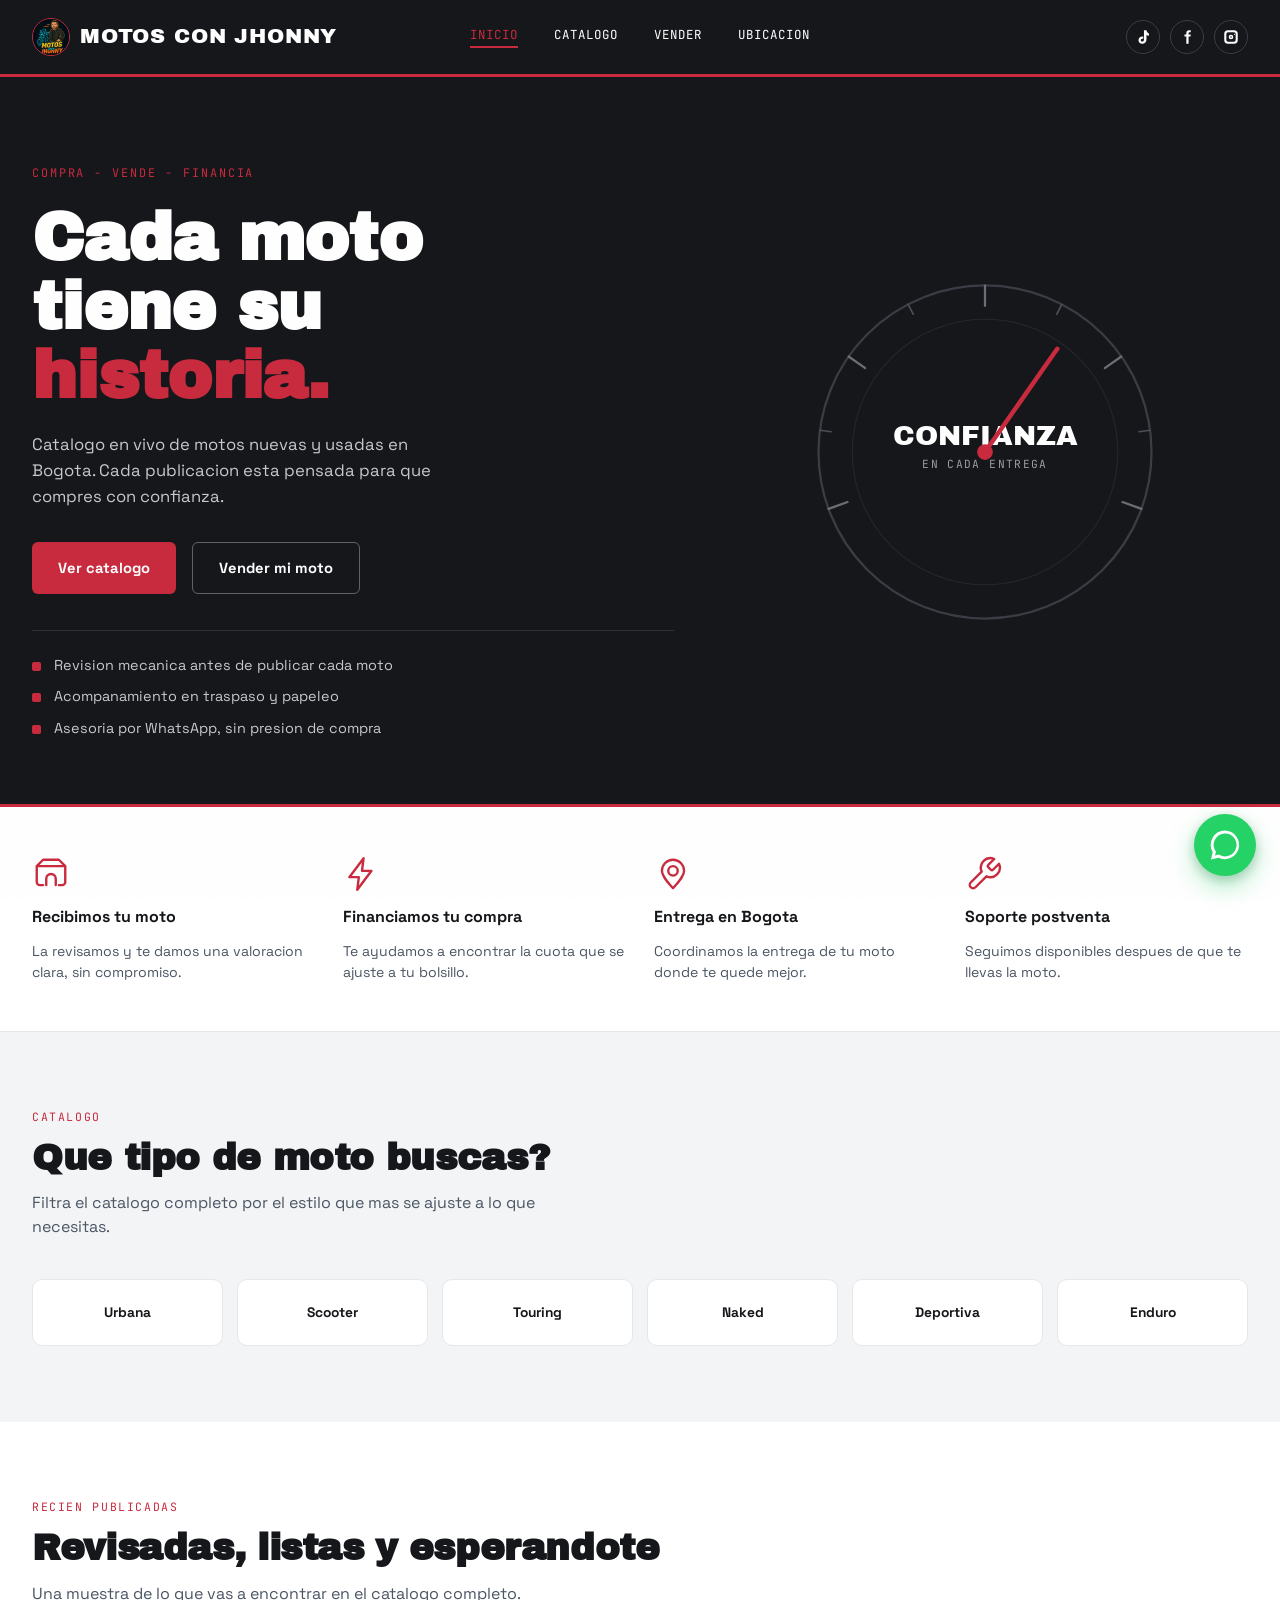
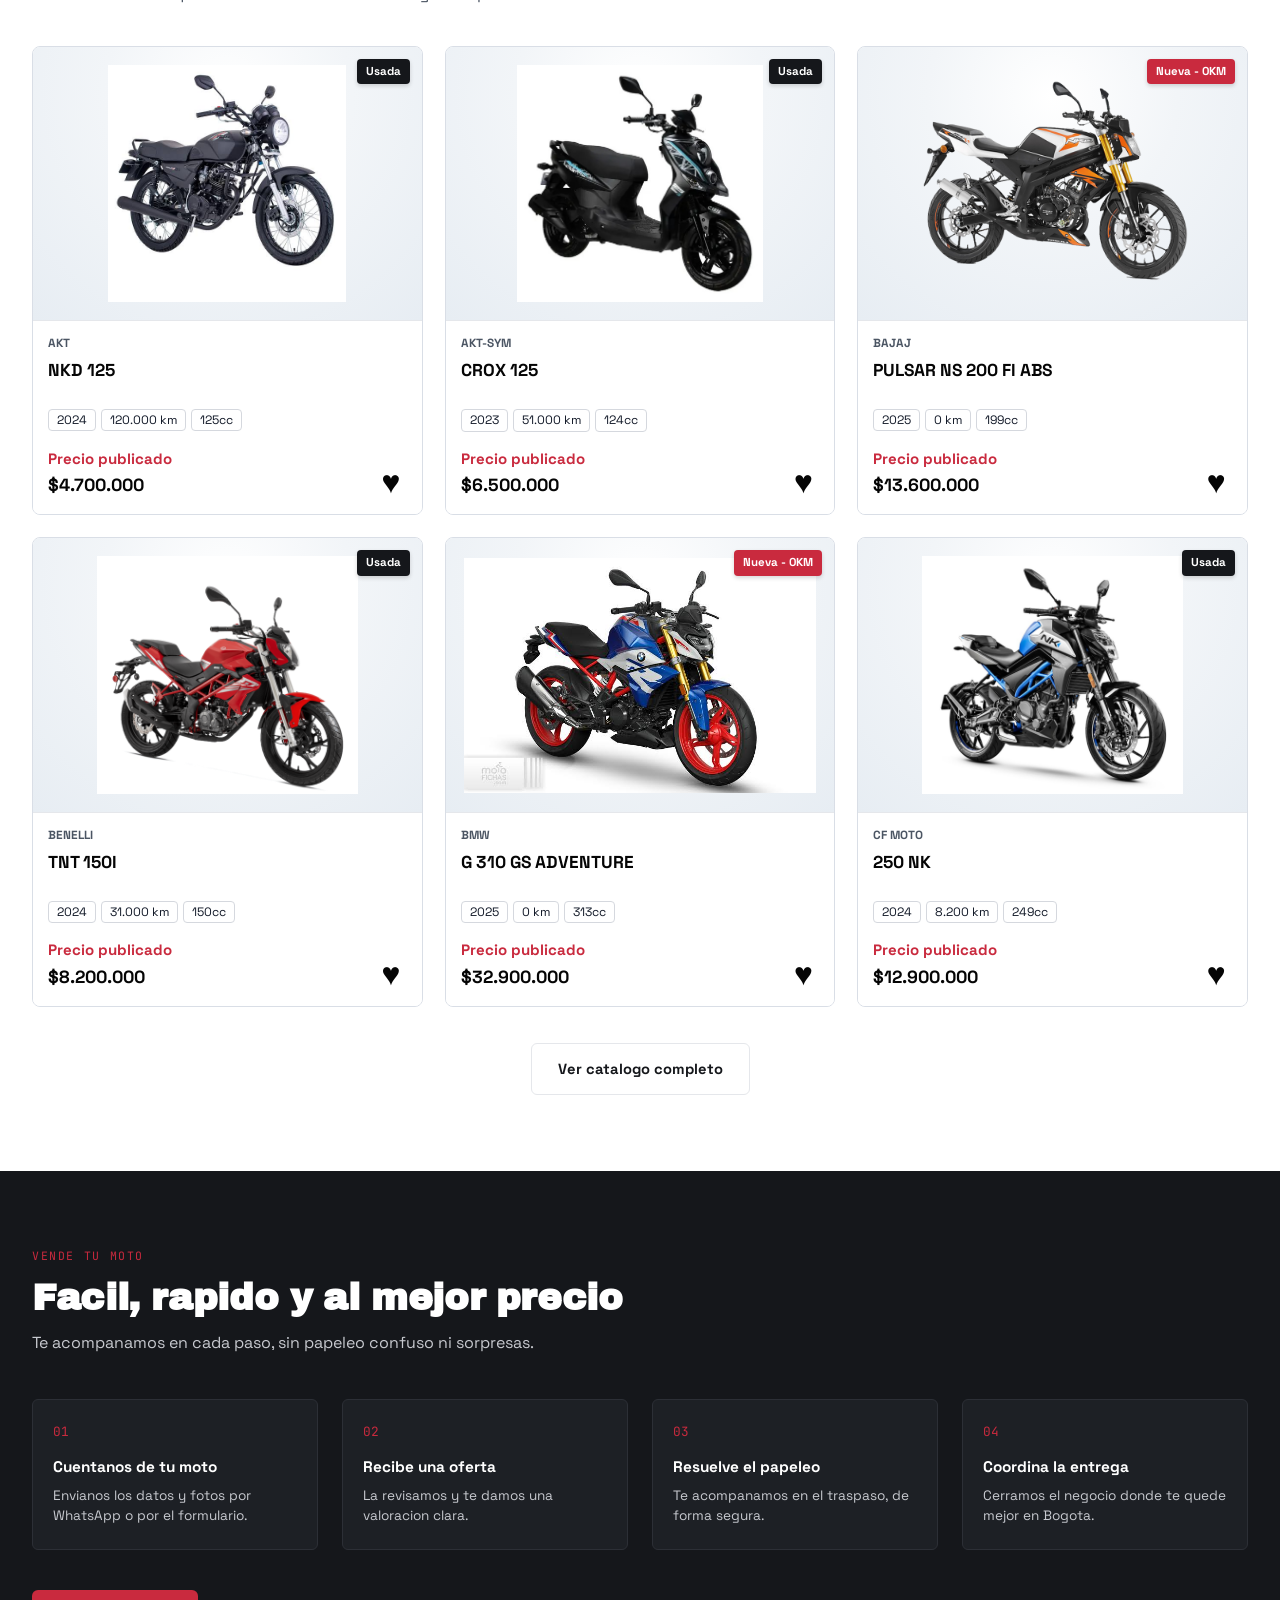
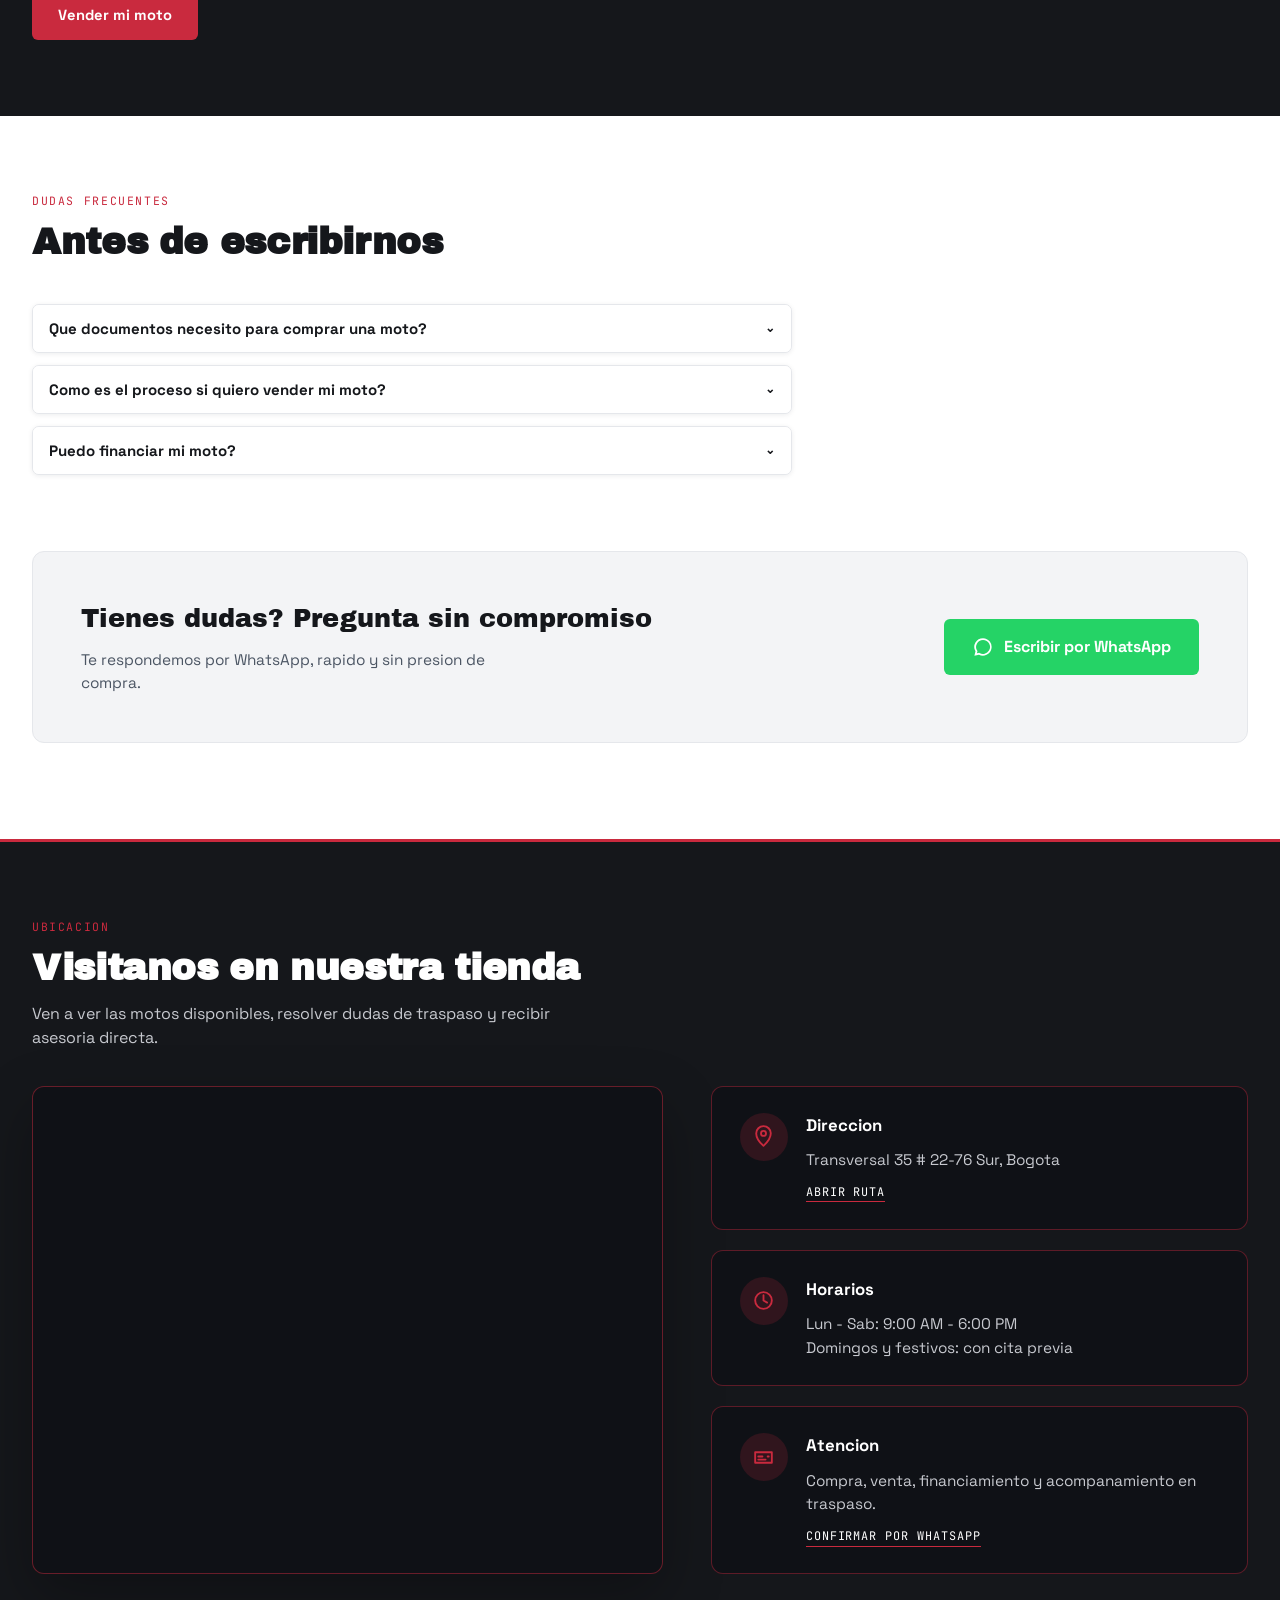
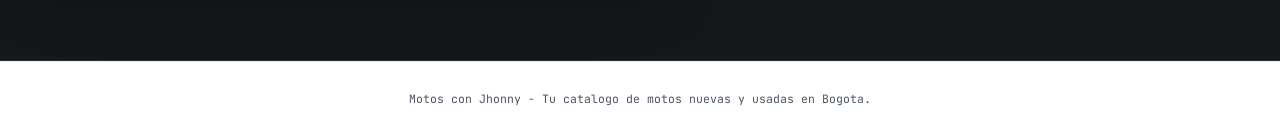
<file: index.html>
<!DOCTYPE html>
<html lang="es">

<head>
  <meta charset="UTF-8">
  <meta name="viewport" content="width=device-width, initial-scale=1.0">
  <title>Motos con Jhonny - Compra, vende y financia tu moto en Bogota</title>
  <meta name="description"
    content="Catalogo de motos nuevas y usadas en Bogota. Compra, vende y recibe asesoria por WhatsApp.">
  <link rel="icon" type="image/jpeg" href="assets/image/logo.jpg">
  <link rel="preconnect" href="https://fonts.googleapis.com">
  <link
    href="https://fonts.googleapis.com/css2?family=Archivo+Black&family=Space+Grotesk:wght@400;500;600;700&family=JetBrains+Mono:wght@400;500;700&display=swap"
    rel="stylesheet">
  <link rel="stylesheet" href="assets/css/styles.css">
</head>

<body>
  <div class="noise"></div>

  <header class="topbar">
    <div class="topbar__inner">
      <a href="index.html" class="logo" style="display: flex; align-items: center; gap: 10px;">
        <img src="assets/image/logo.jpg" alt="Motos con Jhonny Logo"
          style="height: 38px; width: 38px; border-radius: 50%; object-fit: cover; border: 1.5px solid var(--accent);">
        <span>MOTOS CON JHONNY</span>
      </a>
      <nav class="nav">
        <a href="index.html" class="nav__active">Inicio</a>
        <a href="html/catalogo.html">Catalogo</a>
        <a href="html/vende.html">Vender</a>
        <a href="#ubicacion">Ubicacion</a>
      </nav>
      <div class="social-links" aria-label="Redes sociales">
        <a class="social-link" href="https://www.tiktok.com/@jonatancerquera" target="_blank" rel="noopener"
          aria-label="TikTok">
          <svg viewBox="0 0 24 24" aria-hidden="true" focusable="false">
            <path
              d="M16.6 3c.35 2.2 1.55 3.57 3.4 4.18v3.02a7.14 7.14 0 0 1-3.36-.88v5.94c0 3.32-2.2 5.74-5.56 5.74-3.08 0-5.08-1.9-5.08-4.72 0-2.96 2.22-5.04 5.32-5.04.34 0 .66.03.98.1v3.08a3.13 3.13 0 0 0-.98-.15c-1.38 0-2.28.78-2.28 1.98 0 1.1.8 1.84 1.98 1.84 1.42 0 2.24-.88 2.24-2.46V3h3.34Z" />
          </svg>
        </a>
        <a class="social-link" href="https://www.facebook.com/Motos.con.Jhonny" target="_blank" rel="noopener"
          aria-label="Facebook">
          <svg viewBox="0 0 24 24" aria-hidden="true" focusable="false">
            <path
              d="M14.1 8.6V6.9c0-.82.4-1.28 1.36-1.28h1.5V3.1A20.13 20.13 0 0 0 14.78 3c-2.18 0-3.68 1.33-3.68 3.78V8.6H8.62v2.82h2.48V21h3v-9.58h2.52l.4-2.82H14.1Z" />
          </svg>
        </a>
        <a class="social-link" href="https://www.instagram.com/motos_con_jhonny/" target="_blank" rel="noopener"
          aria-label="Instagram">
          <svg viewBox="0 0 24 24" aria-hidden="true" focusable="false">
            <path
              d="M8 3h8a5 5 0 0 1 5 5v8a5 5 0 0 1-5 5H8a5 5 0 0 1-5-5V8a5 5 0 0 1 5-5Zm0 2.8A2.2 2.2 0 0 0 5.8 8v8A2.2 2.2 0 0 0 8 18.2h8a2.2 2.2 0 0 0 2.2-2.2V8A2.2 2.2 0 0 0 16 5.8H8Zm4 3.1A3.1 3.1 0 1 1 8.9 12 3.1 3.1 0 0 1 12 8.9Zm0 2.1a1 1 0 1 0 1 1 1 1 0 0 0-1-1Zm3.8-2.55a.75.75 0 1 1 .75.75.75.75 0 0 1-.75-.75Z" />
          </svg>
        </a>
      </div>
    </div>
  </header>

  <section class="home-hero">
    <div class="home-hero__inner">
      <div class="home-hero__content">
        <p class="home-hero__eyebrow">COMPRA - VENDE - FINANCIA</p>
        <h1 class="home-hero__title">Cada moto<br>tiene su<br><span class="home-hero__title--accent">historia.</span>
        </h1>
        <p class="home-hero__sub">Catalogo en vivo de motos nuevas y usadas en Bogota. Cada publicacion esta pensada
          para que compres con confianza.</p>
        <div class="home-hero__cta">
          <a href="html/catalogo.html" class="btn btn--primary">Ver catalogo</a>
          <a href="html/vende.html" class="btn btn--ghost-dark">Vender mi moto</a>
        </div>
        <ul class="home-hero__trust">
          <li>Revision mecanica antes de publicar cada moto</li>
          <li>Acompanamiento en traspaso y papeleo</li>
          <li>Asesoria por WhatsApp, sin presion de compra</li>
        </ul>
      </div>
      <div class="home-hero__visual">
        <svg class="home-dial" id="homeDial" viewBox="0 0 320 320" xmlns="http://www.w3.org/2000/svg">
          <circle class="home-dial__ring--outer" cx="160" cy="160" r="148" />
          <circle class="home-dial__ring--inner" cx="160" cy="160" r="118" />
          <line class="home-dial__tick home-dial__tick--long" x1="20.9" y1="210.6" x2="37.8" y2="204.5" />
          <line class="home-dial__tick" x1="13.3" y1="140.7" x2="23.2" y2="142.0" />
          <line class="home-dial__tick home-dial__tick--long" x1="38.8" y1="75.1" x2="53.5" y2="85.4" />
          <line class="home-dial__tick" x1="91.7" y1="28.7" x2="96.3" y2="37.6" />
          <line class="home-dial__tick home-dial__tick--long" x1="160" y1="12" x2="160" y2="30" />
          <line class="home-dial__tick" x1="228.3" y1="28.7" x2="223.7" y2="37.6" />
          <line class="home-dial__tick home-dial__tick--long" x1="281.2" y1="75.1" x2="266.5" y2="85.4" />
          <line class="home-dial__tick" x1="306.7" y1="140.7" x2="296.8" y2="142.0" />
          <line class="home-dial__tick home-dial__tick--long" x1="299.1" y1="210.6" x2="282.2" y2="204.5" />
          <text class="home-dial__center-word" x="160" y="154">CONFIANZA</text>
          <text class="home-dial__center-label" x="160" y="174">en cada entrega</text>
          <line class="home-dial__needle" x1="160" y1="160" x2="49.7" y2="179.4" />
          <circle class="home-dial__pivot" cx="160" cy="160" r="7" />
        </svg>
      </div>
    </div>
  </section>

  <section class="home-usp">
    <div class="home-usp__inner">
      <div class="usp-card">
        <div class="usp-card__icon"><svg viewBox="0 0 24 24">
            <path d="M3 7l4-4h10l4 4M3 7v10a2 2 0 0 0 2 2h2M3 7h18M21 7v10a2 2 0 0 1-2 2h-2M9 19v-4a3 3 0 0 1 6 0v4" />
          </svg></div>
        <p class="usp-card__title">Recibimos tu moto</p>
        <p class="usp-card__text">La revisamos y te damos una valoracion clara, sin compromiso.</p>
      </div>
      <div class="usp-card">
        <div class="usp-card__icon"><svg viewBox="0 0 24 24">
            <path d="M13 2L4 14h6l-1 8 9-12h-6l1-8z" />
          </svg></div>
        <p class="usp-card__title">Financiamos tu compra</p>
        <p class="usp-card__text">Te ayudamos a encontrar la cuota que se ajuste a tu bolsillo.</p>
      </div>
      <div class="usp-card">
        <div class="usp-card__icon"><svg viewBox="0 0 24 24">
            <circle cx="12" cy="10" r="3" />
            <path d="M12 21s7-7.2 7-11a7 7 0 1 0-14 0c0 3.8 7 11 7 11z" />
          </svg></div>
        <p class="usp-card__title">Entrega en Bogota</p>
        <p class="usp-card__text">Coordinamos la entrega de tu moto donde te quede mejor.</p>
      </div>
      <div class="usp-card">
        <div class="usp-card__icon"><svg viewBox="0 0 24 24">
            <path
              d="M14.7 6.3a1 1 0 0 0 0 1.4l1.6 1.6a1 1 0 0 0 1.4 0l3.77-3.77a6 6 0 0 1-7.94 7.94l-6.91 6.91a2.12 2.12 0 0 1-3-3l6.91-6.91a6 6 0 0 1 7.94-7.94l-3.76 3.76z" />
          </svg></div>
        <p class="usp-card__title">Soporte postventa</p>
        <p class="usp-card__text">Seguimos disponibles despues de que te llevas la moto.</p>
      </div>
    </div>
  </section>

  <section class="home-categorias">
    <div class="home-section">
      <div class="home-section__head">
        <p class="home-section__eyebrow">Catalogo</p>
        <h2 class="home-section__title">Que tipo de moto buscas?</h2>
        <p class="home-section__sub">Filtra el catalogo completo por el estilo que mas se ajuste a lo que necesitas.</p>
      </div>
      <div class="categorias-row">
        <a href="html/catalogo.html?tipo=urbana" class="categoria-tile"><span
            class="categoria-tile__label">Urbana</span></a>
        <a href="html/catalogo.html?tipo=scooter" class="categoria-tile"><span
            class="categoria-tile__label">Scooter</span></a>
        <a href="html/catalogo.html?tipo=touring" class="categoria-tile"><span
            class="categoria-tile__label">Touring</span></a>
        <a href="html/catalogo.html?tipo=naked" class="categoria-tile"><span
            class="categoria-tile__label">Naked</span></a>
        <a href="html/catalogo.html?tipo=deportiva" class="categoria-tile"><span
            class="categoria-tile__label">Deportiva</span></a>
        <a href="html/catalogo.html?tipo=enduro" class="categoria-tile"><span
            class="categoria-tile__label">Enduro</span></a>
      </div>
    </div>
  </section>

  <section class="home-section" id="destacados">
    <div class="home-section__head">
      <p class="home-section__eyebrow">Recien publicadas</p>
      <h2 class="home-section__title">Revisadas, listas y esperandote</h2>
      <p class="home-section__sub">Una muestra de lo que vas a encontrar en el catalogo completo.</p>
    </div>
    <div class="grid" id="destacadosGrid"></div>
    <div class="home-destacados__footer">
      <a href="html/catalogo.html" class="btn btn--ghost">Ver catalogo completo</a>
    </div>
  </section>

  <section class="home-vende">
    <div class="home-vende__inner">
      <div class="home-vende__head">
        <p class="home-section__eyebrow">Vende tu moto</p>
        <h2 class="home-section__title">Facil, rapido y al mejor precio</h2>
        <p class="home-section__sub">Te acompanamos en cada paso, sin papeleo confuso ni sorpresas.</p>
      </div>
      <div class="pasos-grid">
        <div class="paso-card">
          <p class="paso-card__num">01</p>
          <p class="paso-card__title">Cuentanos de tu moto</p>
          <p class="paso-card__text">Envianos los datos y fotos por WhatsApp o por el formulario.</p>
        </div>
        <div class="paso-card">
          <p class="paso-card__num">02</p>
          <p class="paso-card__title">Recibe una oferta</p>
          <p class="paso-card__text">La revisamos y te damos una valoracion clara.</p>
        </div>
        <div class="paso-card">
          <p class="paso-card__num">03</p>
          <p class="paso-card__title">Resuelve el papeleo</p>
          <p class="paso-card__text">Te acompanamos en el traspaso, de forma segura.</p>
        </div>
        <div class="paso-card">
          <p class="paso-card__num">04</p>
          <p class="paso-card__title">Coordina la entrega</p>
          <p class="paso-card__text">Cerramos el negocio donde te quede mejor en Bogota.</p>
        </div>
      </div>
      <a href="html/vende.html" class="btn btn--primary">Vender mi moto</a>
    </div>
  </section>

  <section class="home-section" id="faq">
    <div class="home-section__head">
      <p class="home-section__eyebrow">Dudas frecuentes</p>
      <h2 class="home-section__title">Antes de escribirnos</h2>
    </div>
    <div class="home-faq__list" id="faqList">
      <div class="accordion-item"><button class="accordion-header" type="button">Que documentos necesito para comprar
          una moto? <span class="arrow">&#8964;</span></button>
        <div class="accordion-content">
          <p
            style="font-family: var(--body); font-size: 0.9rem; color: var(--ink-soft); line-height: 1.6; padding-bottom: 4px;">
            Solo tu cedula. Nosotros te guiamos en el resto del proceso de traspaso.</p>
        </div>
      </div>
      <div class="accordion-item"><button class="accordion-header" type="button">Como es el proceso si quiero vender mi
          moto? <span class="arrow">&#8964;</span></button>
        <div class="accordion-content">
          <p
            style="font-family: var(--body); font-size: 0.9rem; color: var(--ink-soft); line-height: 1.6; padding-bottom: 4px;">
            Nos escribes por WhatsApp con los datos y fotos de tu moto, te damos una valoracion y coordinamos el
            proceso.</p>
        </div>
      </div>
      <div class="accordion-item"><button class="accordion-header" type="button">Puedo financiar mi moto? <span
            class="arrow">&#8964;</span></button>
        <div class="accordion-content">
          <p
            style="font-family: var(--body); font-size: 0.9rem; color: var(--ink-soft); line-height: 1.6; padding-bottom: 4px;">
            Si, te ayudamos a evaluar opciones de financiamiento segun tu perfil.</p>
        </div>
      </div>
    </div>
  </section>

  <section class="home-contacto">
    <div class="home-contacto__inner">
      <div class="contacto-card">
        <div>
          <p class="contacto-card__title">Tienes dudas? Pregunta sin compromiso</p>
          <p class="contacto-card__text">Te respondemos por WhatsApp, rapido y sin presion de compra.</p>
        </div>
        <a class="contacto-card__cta"
          href="https://wa.me/573238017635?text=Hola!%20Estoy%20interesado(a)%20en%20los%20servicios%20de%20Motos%20con%20Jhonny."
          target="_blank" rel="noopener">
          <svg viewBox="0 0 32 32" aria-hidden="true" focusable="false">
            <path
              d="M16.04 3.2A12.7 12.7 0 0 0 5.1 22.35L3.5 28.8l6.62-1.55A12.7 12.7 0 1 0 16.04 3.2Zm0 2.55a10.15 10.15 0 0 1 8.62 15.52 10.15 10.15 0 0 1-13.74 3.48l-.47-.27-3.28.77.8-3.19-.3-.5a10.15 10.15 0 0 1 8.37-15.81Z" />
          </svg>
          Escribir por WhatsApp
        </a>
      </div>
    </div>
  </section>

  <section class="home-location" id="ubicacion">
    <div class="home-location__inner">
      <div class="home-location__head">
        <p class="home-section__eyebrow">Ubicacion</p>
        <h2 class="home-section__title">Visitanos en nuestra tienda</h2>
        <p class="home-section__sub">Ven a ver las motos disponibles, resolver dudas de traspaso y recibir asesoria
          directa.</p>
      </div>
      <div class="home-location__layout">
        <div class="home-location__map" aria-label="Mapa de la tienda Motos con Jhonny">
          <iframe title="Mapa de Motos con Jhonny"
            src="https://www.google.com/maps?q=Transversal%2035%20%2322-76%20Sur%2C%20Bogot%C3%A1%2C%20Colombia&output=embed"
            loading="lazy" referrerpolicy="no-referrer-when-downgrade"></iframe>
        </div>
        <div class="home-location__cards">
          <article class="location-info"><span class="location-info__icon" aria-hidden="true"><svg viewBox="0 0 24 24">
                <path d="M12 21s7-6.2 7-12a7 7 0 1 0-14 0c0 5.8 7 12 7 12Z" />
                <circle cx="12" cy="9" r="2.4" />
              </svg></span>
            <div>
              <h3>Direccion</h3>
              <p>Transversal 35 # 22-76 Sur, Bogota</p><a
                href="https://www.google.com/maps/search/?api=1&query=Transversal%2035%20%2322-76%20Sur%2C%20Bogot%C3%A1%2C%20Colombia"
                target="_blank" rel="noopener">Abrir ruta</a>
            </div>
          </article>
          <article class="location-info"><span class="location-info__icon" aria-hidden="true"><svg viewBox="0 0 24 24">
                <circle cx="12" cy="12" r="8" />
                <path d="M12 7v5l3.5 2" />
              </svg></span>
            <div>
              <h3>Horarios</h3>
              <p>Lun - Sab: 9:00 AM - 6:00 PM</p>
              <p>Domingos y festivos: con cita previa</p>
            </div>
          </article>
          <article class="location-info"><span class="location-info__icon" aria-hidden="true"><svg viewBox="0 0 24 24">
                <path d="M4 7h16v10H4z" />
                <path d="M7 11h4M7 14h7M16 11h1" />
              </svg></span>
            <div>
              <h3>Atencion</h3>
              <p>Compra, venta, financiamiento y acompanamiento en traspaso.</p><a
                href="https://wa.me/573238017635?text=Hola!%20Quiero%20visitar%20la%20tienda%20de%20Motos%20con%20Jhonny."
                target="_blank" rel="noopener">Confirmar por WhatsApp</a>
            </div>
          </article>
        </div>
      </div>
    </div>
  </section>

  <footer class="footer">
    <p>Motos con Jhonny - Tu catalogo de motos nuevas y usadas en Bogota.</p>
  </footer>

  <script src="assets/js/data.js"></script>
  <script>
    document.addEventListener('DOMContentLoaded', () => {
      const destacadosGrid = document.getElementById('destacadosGrid');
      const destacadosPalette = ['#c92a3e', '#e35d6a', '#ffd23f', '#7ee787', '#ff8fb1', '#c792ea'];

      function fmtHome(n) {
        return "$" + n.toLocaleString("es-CO");
      }

      function motoHomeSVG(index) {
        const color = destacadosPalette[index % destacadosPalette.length];
        return `<svg viewBox="0 0 200 120" fill="none" xmlns="http://www.w3.org/2000/svg"><circle cx="40" cy="90" r="22" stroke="${color}" stroke-width="4"/><circle cx="155" cy="90" r="22" stroke="${color}" stroke-width="4"/><path d="M40 90 L80 55 L120 55 L155 90" stroke="#f3f1ea" stroke-width="4" stroke-linecap="round" stroke-linejoin="round"/><path d="M80 55 L95 30 L120 30" stroke="#f3f1ea" stroke-width="4" stroke-linecap="round" stroke-linejoin="round"/><path d="M120 55 L140 38" stroke="${color}" stroke-width="4" stroke-linecap="round"/><circle cx="40" cy="90" r="4" fill="${color}"/><circle cx="155" cy="90" r="4" fill="${color}"/></svg>`;
      }

      function escapeHomeHTML(value) {
        return String(value ?? "").replace(/&/g, "&amp;").replace(/</g, "&lt;").replace(/>/g, "&gt;").replace(/"/g, "&quot;").replace(/'/g, "&#039;");
      }

      function getHomeImagePath(moto) {
        let path = '';
        if (moto.imagen) path = moto.imagen;
        else if (Array.isArray(moto.imagenes) && moto.imagenes.length) path = moto.imagenes[0];
        else if (moto.img && /\.(avif|webp|jpe?g|jfif|png|gif|svg)$/i.test(moto.img)) path = moto.img;
        // data.js usa rutas con '../' para paginas en html/; desde la raiz se elimina ese prefijo
        if (path.startsWith('../')) path = path.slice(3);
        return path;
      }

      function homeMediaMarkup(moto, index) {
        const imagePath = getHomeImagePath(moto);
        if (!imagePath) return motoHomeSVG(index);
        const alt = `${moto.marca} ${moto.modelo}`;
        return `<img class="moto-photo" src="${escapeHomeHTML(imagePath)}" alt="${escapeHomeHTML(alt)}" loading="lazy">`;
      }

      if (destacadosGrid && typeof MOTOS !== 'undefined') {
        destacadosGrid.innerHTML = MOTOS.slice(0, 6).map((m, index) => `
          <a href="html/producto.html?id=${m.id}" class="card-link">
            <div class="card">
              <div class="card__media ${getHomeImagePath(m) ? 'card__media--photo' : ''}">
                <span class="card__badge ${m.condicion === 'Usada' ? 'card__badge--usada' : ''}">${m.condicion}${m.condicion === 'Nueva' ? ' - 0KM' : ''}</span>
                ${homeMediaMarkup(m, index)}
              </div>
              <div class="card__body">
                <p class="card__marca">${m.marca}</p>
                <p class="card__modelo">${m.modelo}</p>
                <div class="card__meta"><span>${m.anio}</span><span>${m.condicion === 'Usada' ? m.km.toLocaleString('es-CO') + ' km' : '0 km'}</span><span>${m.cilindraje > 0 ? m.cilindraje + 'cc' : 'Electrica'}</span></div>
                <div class="card__footer"><div class="card__price-block"><span class="card__renta">Precio publicado</span><span class="card__precio">${fmtHome(m.precio)}</span></div><span class="card__fav" aria-hidden="true">&hearts;</span></div>
              </div>
            </div>
          </a>`).join('');
      }

      document.querySelectorAll('#faqList .accordion-item').forEach((item) => {
        const header = item.querySelector('.accordion-header');
        header.addEventListener('click', () => item.classList.toggle('open'));
      });

      const dial = document.getElementById('homeDial');
      if (dial) setTimeout(() => dial.classList.add('is-active'), 300);
    });
  </script>
  <a class="floating-whatsapp"
    href="https://wa.me/573238017635?text=Hola!%20Estoy%20interesado(a)%20en%20los%20servicios%20de%20Motos%20con%20Jhonny."
    target="_blank" rel="noopener" aria-label="Contactar por WhatsApp">
    <svg viewBox="0 0 32 32" aria-hidden="true" focusable="false">
      <path
        d="M16.04 3.2A12.7 12.7 0 0 0 5.1 22.35L3.5 28.8l6.62-1.55A12.7 12.7 0 1 0 16.04 3.2Zm0 2.55a10.15 10.15 0 0 1 8.62 15.52 10.15 10.15 0 0 1-13.74 3.48l-.47-.27-3.28.77.8-3.19-.3-.5a10.15 10.15 0 0 1 8.37-15.81Z" />
    </svg>
  </a>
</body>

</html>
</file>
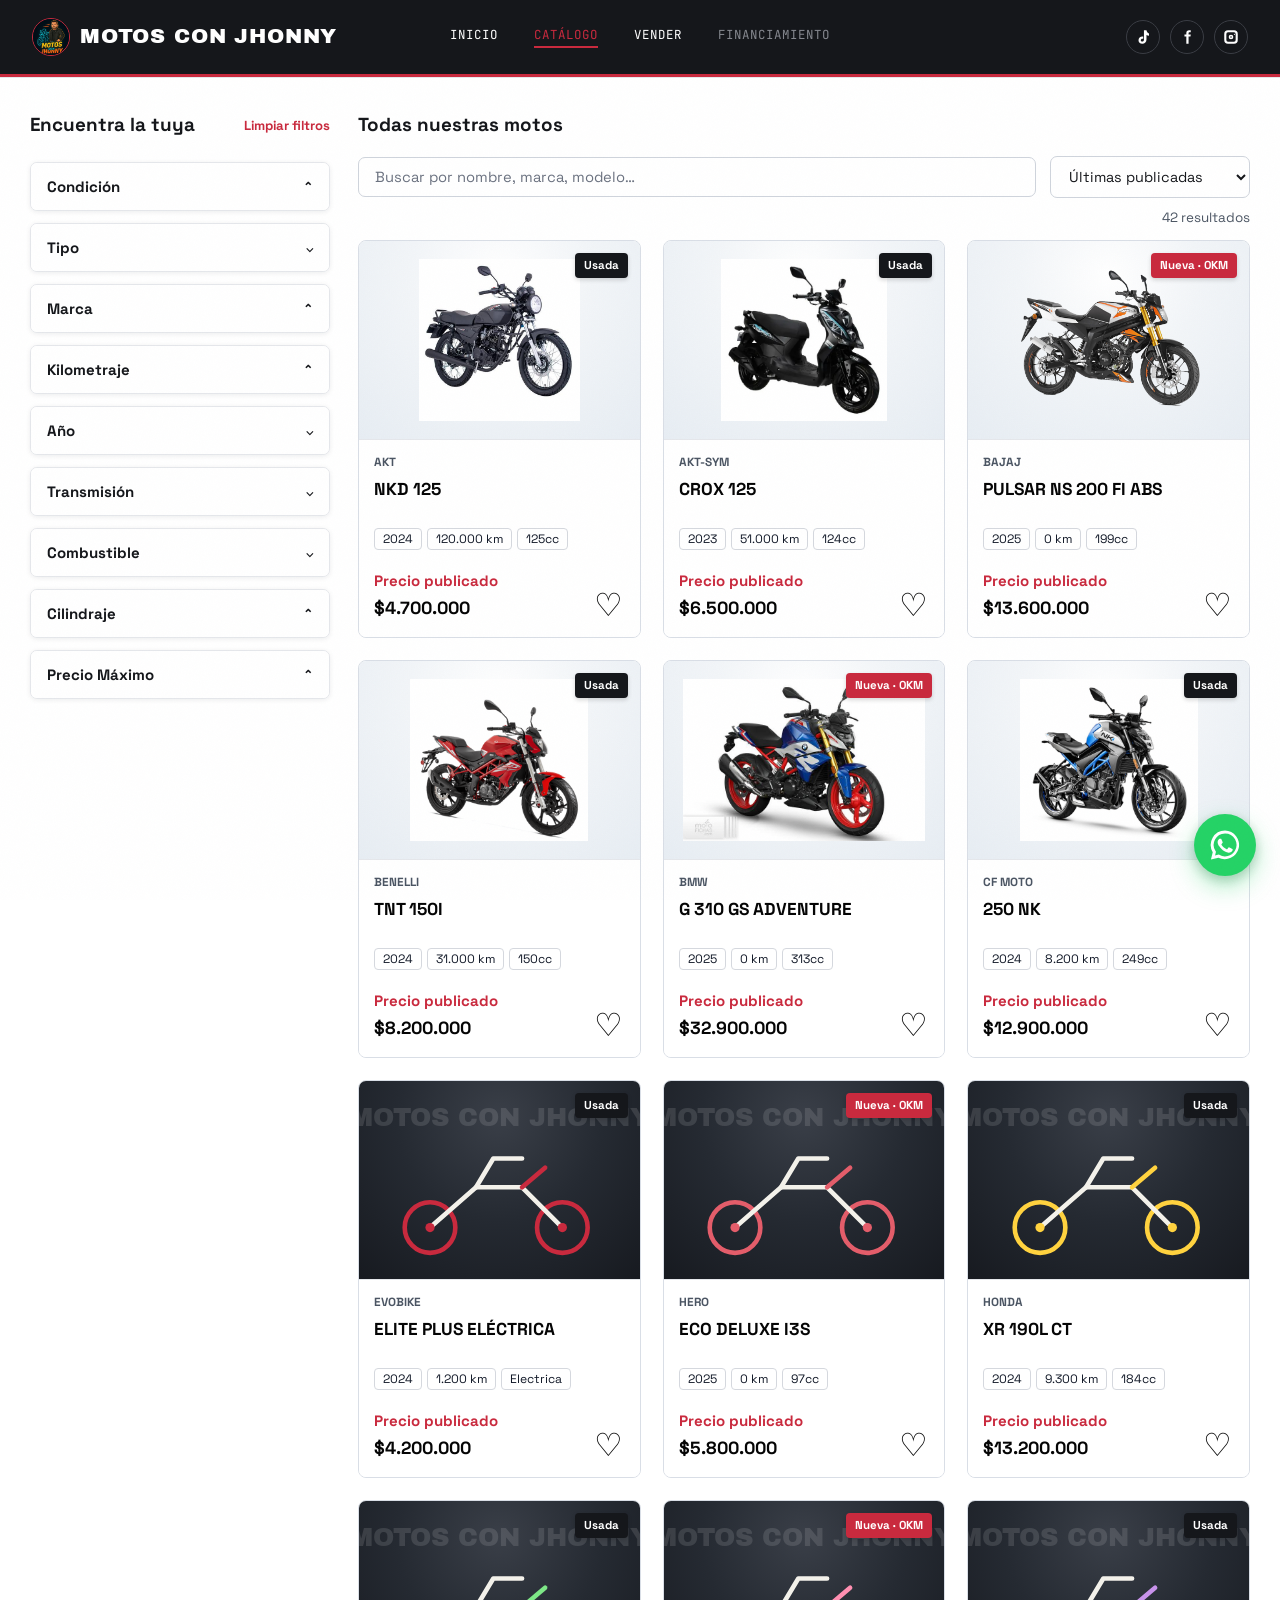
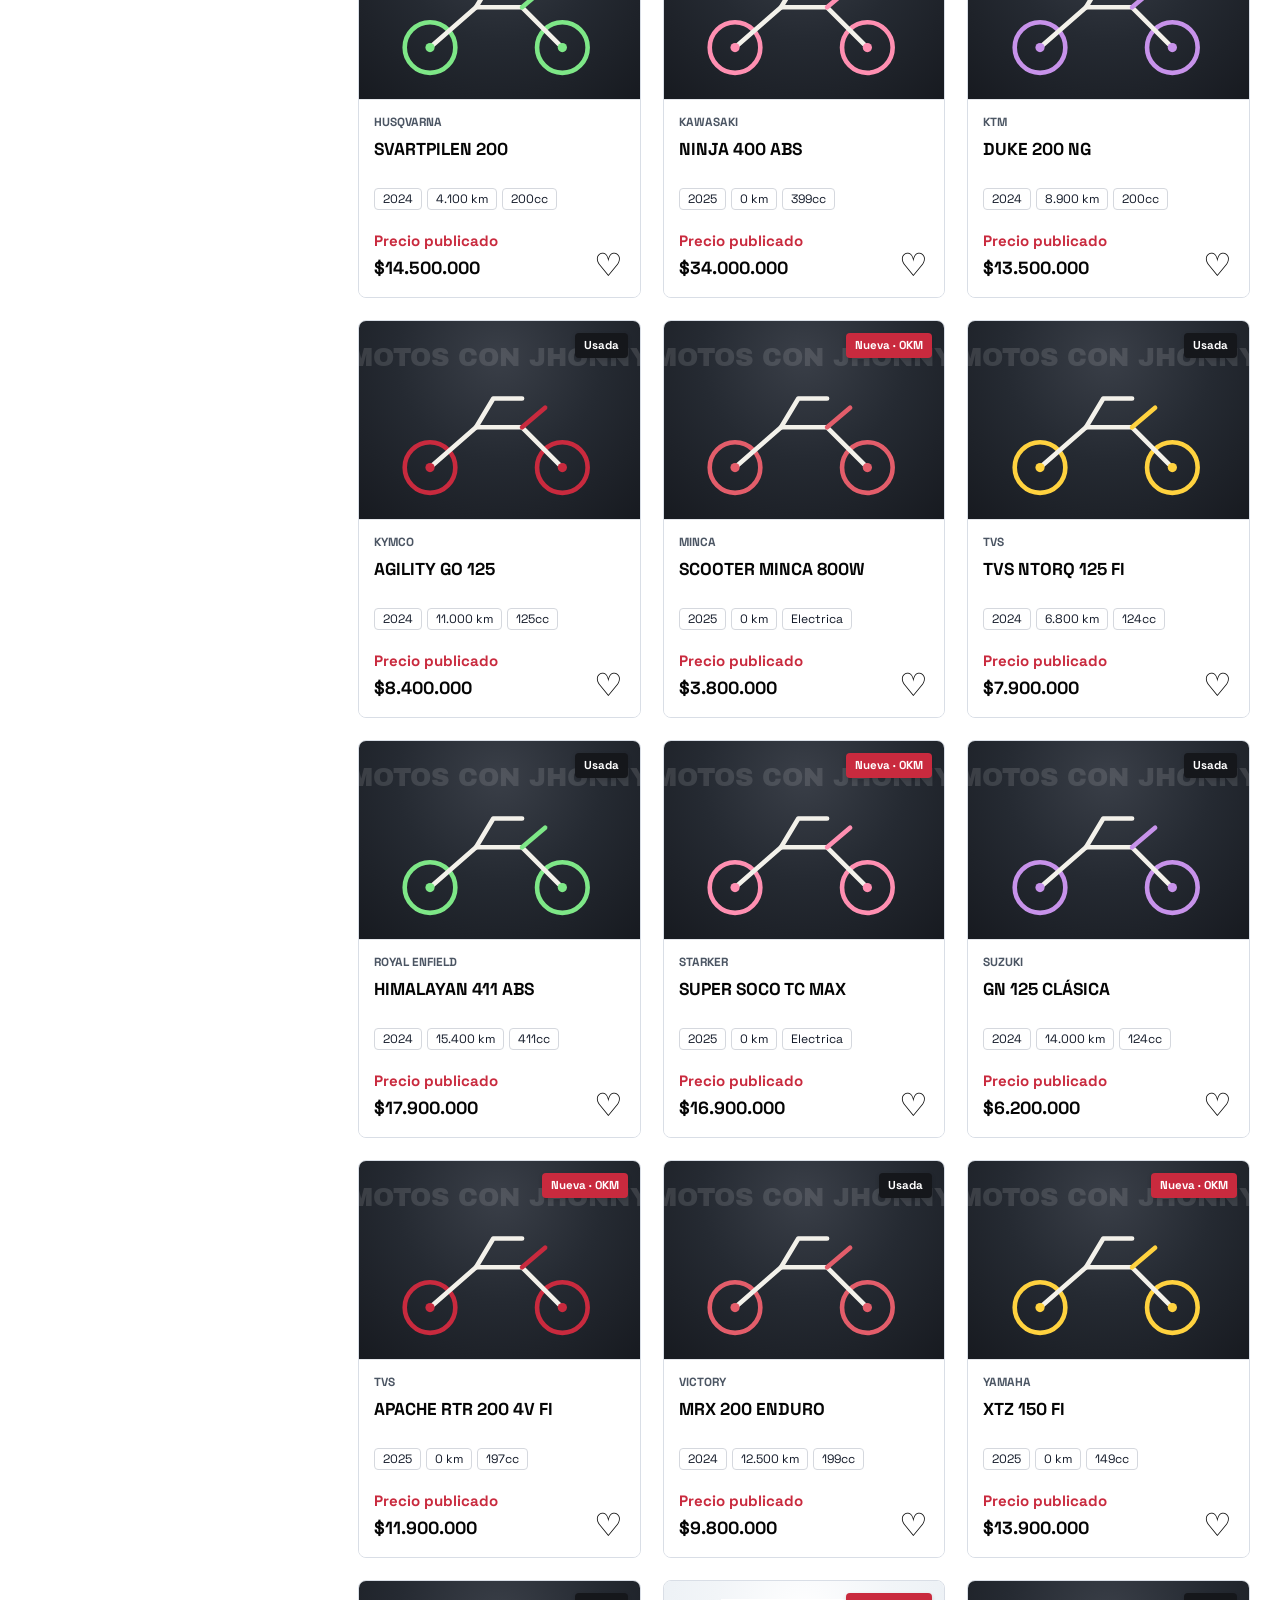
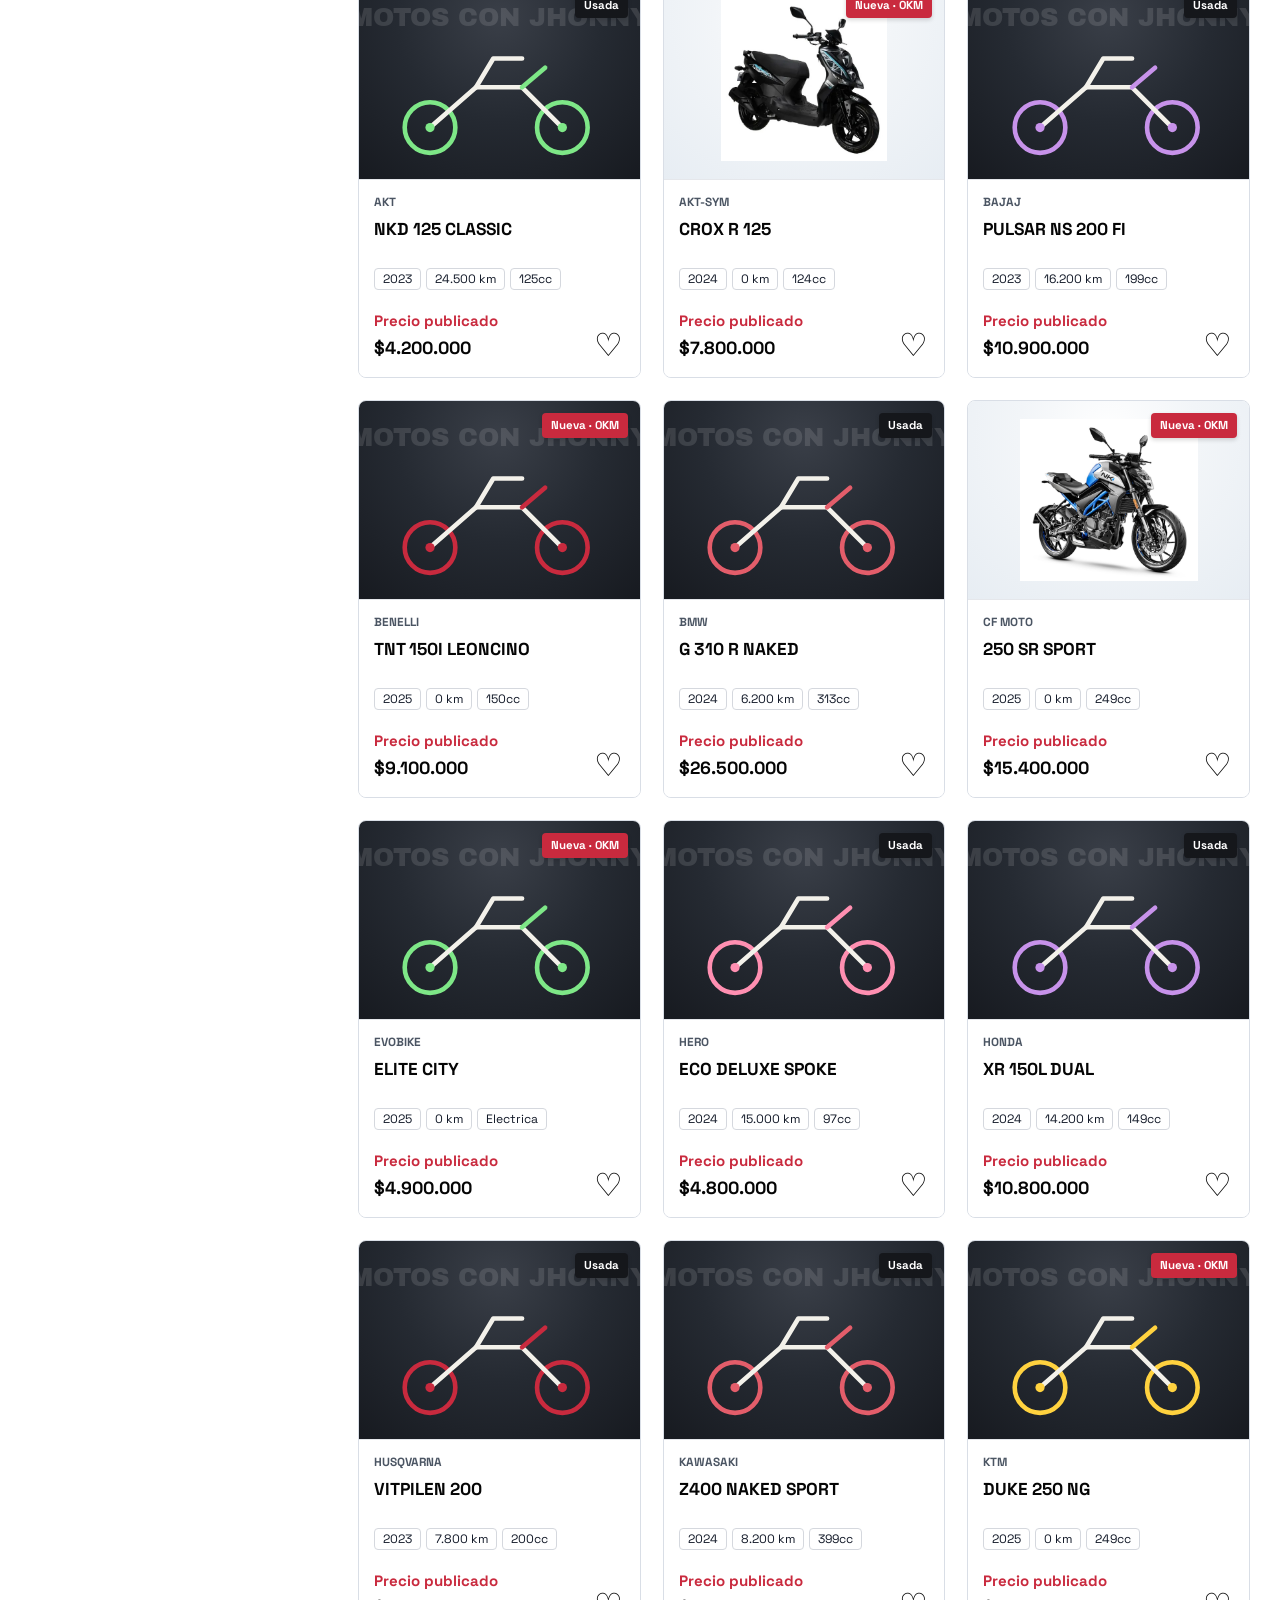
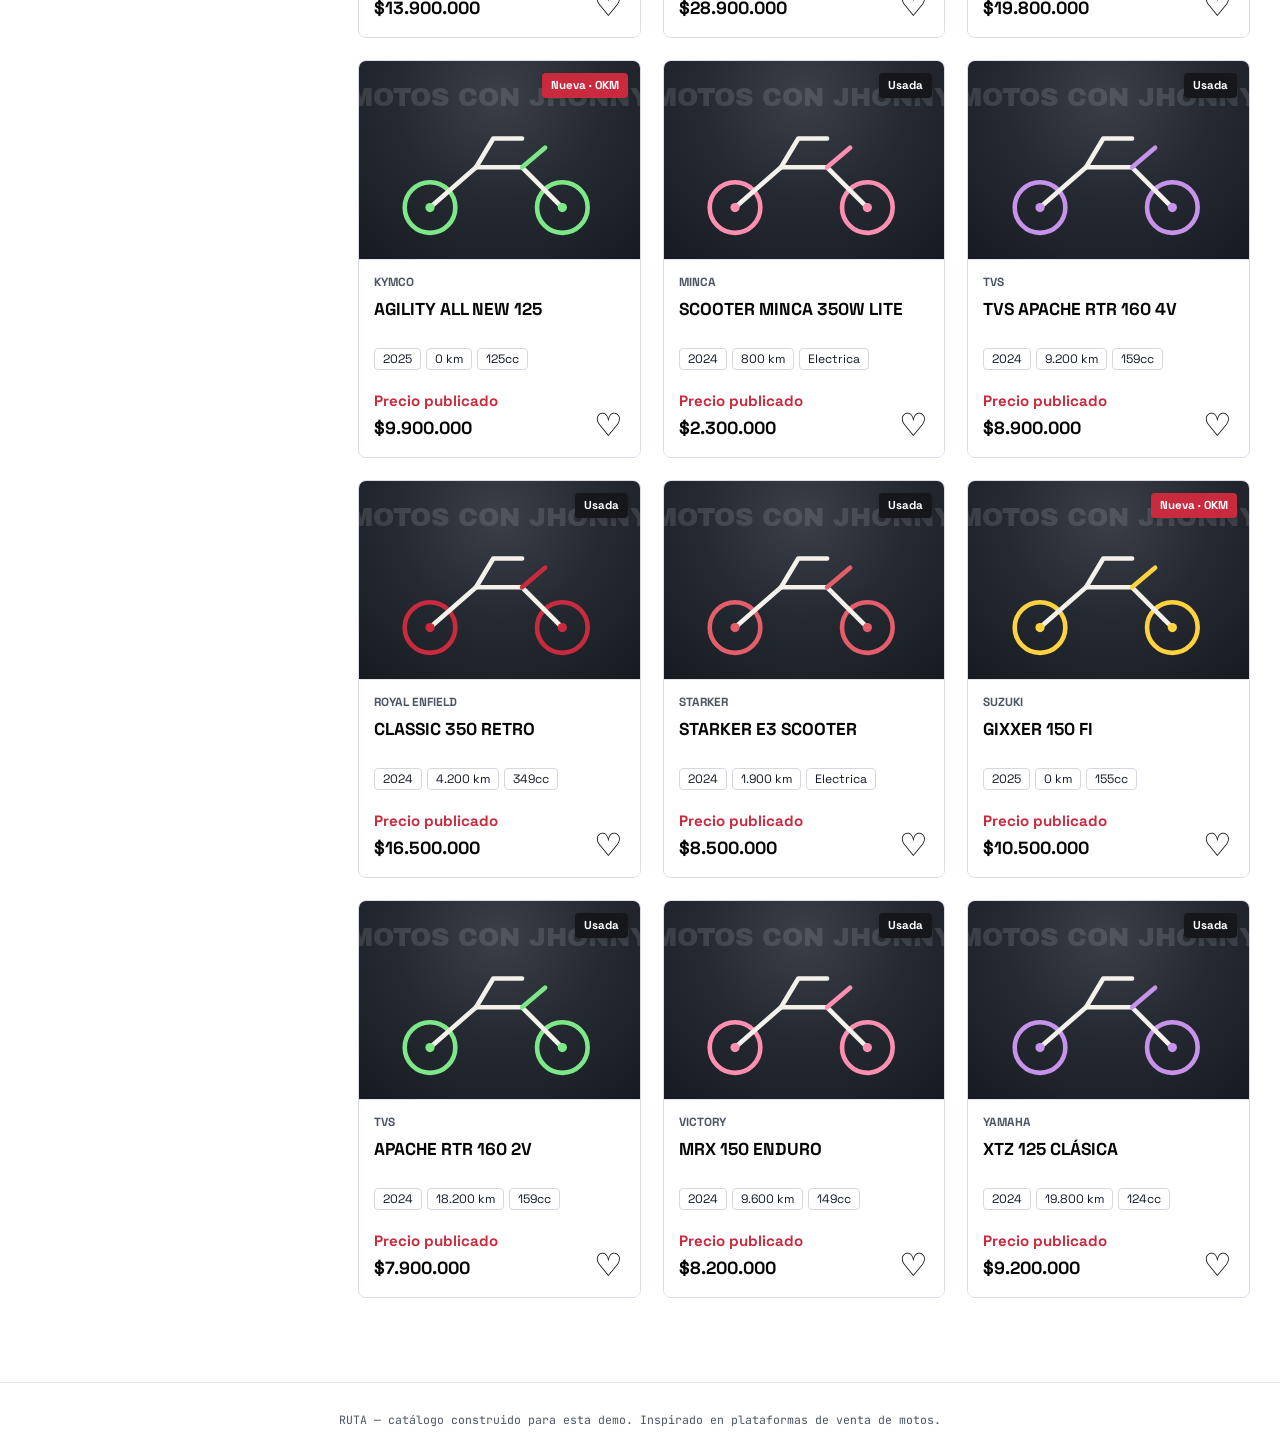
<file: html/catalogo.html>
<!DOCTYPE html>
<html lang="es">

<head>
  <meta charset="UTF-8">
  <meta name="viewport" content="width=device-width, initial-scale=1.0">
  <title>Motos con Jhonny — Catálogo</title>
  <link rel="icon" type="image/jpeg" href="../assets/image/logo.jpg">
  <link rel="preconnect" href="https://fonts.googleapis.com">
  <link
    href="https://fonts.googleapis.com/css2?family=Archivo+Black&family=Space+Grotesk:wght@400;500;600;700&family=JetBrains+Mono:wght@400;500;700&display=swap"
    rel="stylesheet">
  <link rel="stylesheet" href="../assets/css/styles.css">
</head>

<body>

  <div class="noise"></div>

  <header class="topbar">
    <div class="topbar__inner">
      <a href="../index.html" class="logo" style="display: flex; align-items: center; gap: 10px;">
        <img src="../assets/image/logo.jpg" alt="Motos con Jhonny Logo"
          style="height: 38px; width: 38px; border-radius: 50%; object-fit: cover; border: 1.5px solid var(--accent);">
        <span>MOTOS CON JHONNY</span>
      </a>
      <nav class="nav">
        <a href="../index.html">Inicio</a>
        <a href="catalogo.html" class="nav__active">Catálogo</a>
        <a href="vende.html">Vender</a>
        <a href="#" class="nav__muted">Financiamiento</a>
      </nav>
      <div class="social-links" aria-label="Redes sociales">
        <a class="social-link" href="https://www.tiktok.com/@jonatancerquera" target="_blank" rel="noopener" aria-label="TikTok">
          <svg viewBox="0 0 24 24" aria-hidden="true" focusable="false">
            <path d="M16.6 3c.35 2.2 1.55 3.57 3.4 4.18v3.02a7.14 7.14 0 0 1-3.36-.88v5.94c0 3.32-2.2 5.74-5.56 5.74-3.08 0-5.08-1.9-5.08-4.72 0-2.96 2.22-5.04 5.32-5.04.34 0 .66.03.98.1v3.08a3.13 3.13 0 0 0-.98-.15c-1.38 0-2.28.78-2.28 1.98 0 1.1.8 1.84 1.98 1.84 1.42 0 2.24-.88 2.24-2.46V3h3.34Z" />
          </svg>
        </a>
        <a class="social-link" href="https://www.facebook.com/Motos.con.Jhonny" target="_blank" rel="noopener" aria-label="Facebook">
          <svg viewBox="0 0 24 24" aria-hidden="true" focusable="false">
            <path d="M14.1 8.6V6.9c0-.82.4-1.28 1.36-1.28h1.5V3.1A20.13 20.13 0 0 0 14.78 3c-2.18 0-3.68 1.33-3.68 3.78V8.6H8.62v2.82h2.48V21h3v-9.58h2.52l.4-2.82H14.1Z" />
          </svg>
        </a>
        <a class="social-link" href="https://www.instagram.com/motos_con_jhonny/" target="_blank" rel="noopener" aria-label="Instagram">
          <svg viewBox="0 0 24 24" aria-hidden="true" focusable="false">
            <path d="M8 3h8a5 5 0 0 1 5 5v8a5 5 0 0 1-5 5H8a5 5 0 0 1-5-5V8a5 5 0 0 1 5-5Zm0 2.8A2.2 2.2 0 0 0 5.8 8v8A2.2 2.2 0 0 0 8 18.2h8a2.2 2.2 0 0 0 2.2-2.2V8A2.2 2.2 0 0 0 16 5.8H8Zm4 3.1A3.1 3.1 0 1 1 8.9 12 3.1 3.1 0 0 1 12 8.9Zm0 2.1a1 1 0 1 0 1 1 1 1 0 0 0-1-1Zm3.8-2.55a.75.75 0 1 1 .75.75.75.75 0 0 1-.75-.75Z" />
          </svg>
        </a>
      </div>
    </div>
  </header>

  <section class="hero">
    <div class="hero__grid">
      <div class="hero__text">
        <h1 class="hero__title">Cada moto<br>tiene su<br><span class="hero__title--accent">historia.</span></h1>
        <p class="hero__sub" style="margin-top: 24px;">Catálogo en vivo de motos nuevas y usadas.</p>
        <p class="hero__sub" style="margin-top: 8px;">Filtra por marca, cilindraje y precio — sin vueltas.</p>
      </div>
    </div>
  </section>

  <section class="catalogo" id="catalogo">
    <div class="catalogo__inner">

      <aside class="filters" id="filters">
        <div class="filters__head">
          <h2>Encuentra la tuya</h2>
          <button class="filters__reset" id="resetFilters">Limpiar filtros</button>
        </div>

        <div class="filter-accordion">
          <!-- Condición -->
          <div class="accordion-item" data-group="condicion">
            <button class="accordion-header">Condición <span class="arrow">⌃</span></button>
            <div class="accordion-content">
              <div class="checkbox-list" id="condicionList"></div>
            </div>
          </div>


          <!-- Tipo -->
          <div class="accordion-item" data-group="tipo">
            <button class="accordion-header">Tipo <span class="arrow">⌵</span></button>
            <div class="accordion-content">
              <div class="checkbox-list" id="tipoList"></div>
            </div>
          </div>

          <!-- Marca -->
          <div class="accordion-item" data-group="marca">
            <button class="accordion-header">Marca <span class="arrow">⌃</span></button>
            <div class="accordion-content">
              <div class="checkbox-list" id="marcaList"></div>
            </div>
          </div>

          <!-- Kilometraje -->
          <div class="accordion-item" data-group="kilometraje">
            <button class="accordion-header">Kilometraje <span class="arrow">⌃</span></button>
            <div class="accordion-content">
              <div class="checkbox-list" id="kilometrajeList"></div>
            </div>
          </div>

          <!-- Año -->
          <div class="accordion-item" data-group="anio">
            <button class="accordion-header">Año <span class="arrow">⌵</span></button>
            <div class="accordion-content">
              <div class="checkbox-list" id="anioList"></div>
            </div>
          </div>

          <!-- Transmisión -->
          <div class="accordion-item" data-group="transmision">
            <button class="accordion-header">Transmisión <span class="arrow">⌵</span></button>
            <div class="accordion-content">
              <div class="checkbox-list" id="transmisionList"></div>
            </div>
          </div>

          <!-- Combustible -->
          <div class="accordion-item" data-group="combustible">
            <button class="accordion-header">Combustible <span class="arrow">⌵</span></button>
            <div class="accordion-content">
              <div class="checkbox-list" id="combustibleList"></div>
            </div>
          </div>

          <!-- Cilindraje -->
          <div class="accordion-item" data-group="cilindraje">
            <button class="accordion-header">Cilindraje <span class="arrow">⌃</span></button>
            <div class="accordion-content">
              <div class="checkbox-list" id="cilindrajeList"></div>
            </div>
          </div>

          <!-- Precio Máximo -->
          <div class="accordion-item" data-group="precio">
            <button class="accordion-header">Precio Máximo <span class="arrow">⌃</span></button>
            <div class="accordion-content">
              <div class="filter-group">
                <h3 style="margin-bottom: 8px;">Máximo: <span id="precioValor">$40.000.000</span></h3>
                <input type="range" id="precioRange" min="3000000" max="40000000" step="1000000" value="40000000"
                  class="range-slider">
              </div>
            </div>
          </div>
        </div>
      </aside>

      <main class="results">
        <div class="results__head">
          <h2>Todas nuestras motos</h2>
        </div>
        <div class="results__toolbar">
          <input type="text" id="searchInput" class="results__search" placeholder="Buscar por nombre, marca, modelo…"
            autocomplete="off">
          <select id="ordenSelect" class="results__sort">
            <option value="relevancia">Últimas publicadas</option>
            <option value="precio-asc">Precio más bajo</option>
            <option value="precio-desc">Precio más alto</option>
            <option value="anio-desc">Año Mayor a Menor</option>
            <option value="anio-asc">Año Menor a Mayor</option>
            <option value="km-desc">Kilómetros Mayor a Menor</option>
            <option value="km-asc">Kilómetros Menor a Mayor</option>
          </select>
        </div>
        <div class="results__bar">
          <p id="resultsCount" class="results__count">— resultados</p>
        </div>
        <div class="grid" id="grid"></div>
        <div class="empty-state" id="emptyState" hidden>
          <p class="empty-state__title">Ningún modelo coincide.</p>
          <p class="empty-state__sub">Ajusta los filtros o limpia la búsqueda para ver más motos.</p>
        </div>
      </main>

    </div>
  </section>

  <footer class="footer">
    <p>RUTA — catálogo construido para esta demo. Inspirado en plataformas de venta de motos.</p>
  </footer>

  <script src="../assets/js/data.js"></script>
  <script src="../assets/js/MotoModel.js"></script>
  <script src="../assets/js/MotoView.js"></script>
  <script src="../assets/js/MotoController.js"></script>
  <script>
    document.addEventListener("DOMContentLoaded", () => {
      const model = new MotoModel(MOTOS);
      const view = new MotoView();
      const controller = new MotoController(model, view);

      controller.init();
    });
  </script>
  <a class="floating-whatsapp"
    href="https://wa.me/573238017635?text=Hola!%20Estoy%20interesado(a)%20en%20los%20servicios%20de%20Motos%20con%20Jhonny.%20Me%20gustar%C3%ADa%20recibir%20asesor%C3%ADa%20para%20comprar%2C%20vender%20o%20financiar%20una%20moto.%20%C2%BFPodr%C3%ADan%20brindarme%20m%C3%A1s%20informaci%C3%B3n%3F%20Gracias."
    target="_blank" rel="noopener" aria-label="Contactar por WhatsApp">
    <svg viewBox="0 0 32 32" aria-hidden="true" focusable="false">
      <path
        d="M16.04 3.2A12.7 12.7 0 0 0 5.1 22.35L3.5 28.8l6.62-1.55A12.7 12.7 0 1 0 16.04 3.2Zm0 2.55a10.15 10.15 0 0 1 8.62 15.52 10.15 10.15 0 0 1-13.74 3.48l-.47-.27-3.28.77.8-3.19-.3-.5a10.15 10.15 0 0 1 8.37-15.81Zm-4.58 4.62c-.22 0-.58.08-.88.42-.3.33-1.15 1.12-1.15 2.74s1.18 3.18 1.34 3.4c.16.22 2.28 3.65 5.63 4.97 2.79 1.1 3.36.88 3.96.82.6-.06 1.94-.79 2.21-1.55.27-.76.27-1.41.19-1.55-.08-.14-.3-.22-.63-.39-.33-.16-1.94-.96-2.24-1.07-.3-.11-.52-.16-.74.16-.22.33-.85 1.07-1.04 1.29-.19.22-.38.25-.71.08-.33-.16-1.39-.51-2.65-1.63-.98-.87-1.64-1.95-1.83-2.28-.19-.33-.02-.5.14-.66.15-.15.33-.38.49-.57.16-.19.22-.33.33-.55.11-.22.06-.41-.03-.57-.08-.16-.74-1.78-1.01-2.44-.27-.64-.54-.55-.74-.56h-.64Z" />
    </svg>
  </a>
</body>

</html>
</file>
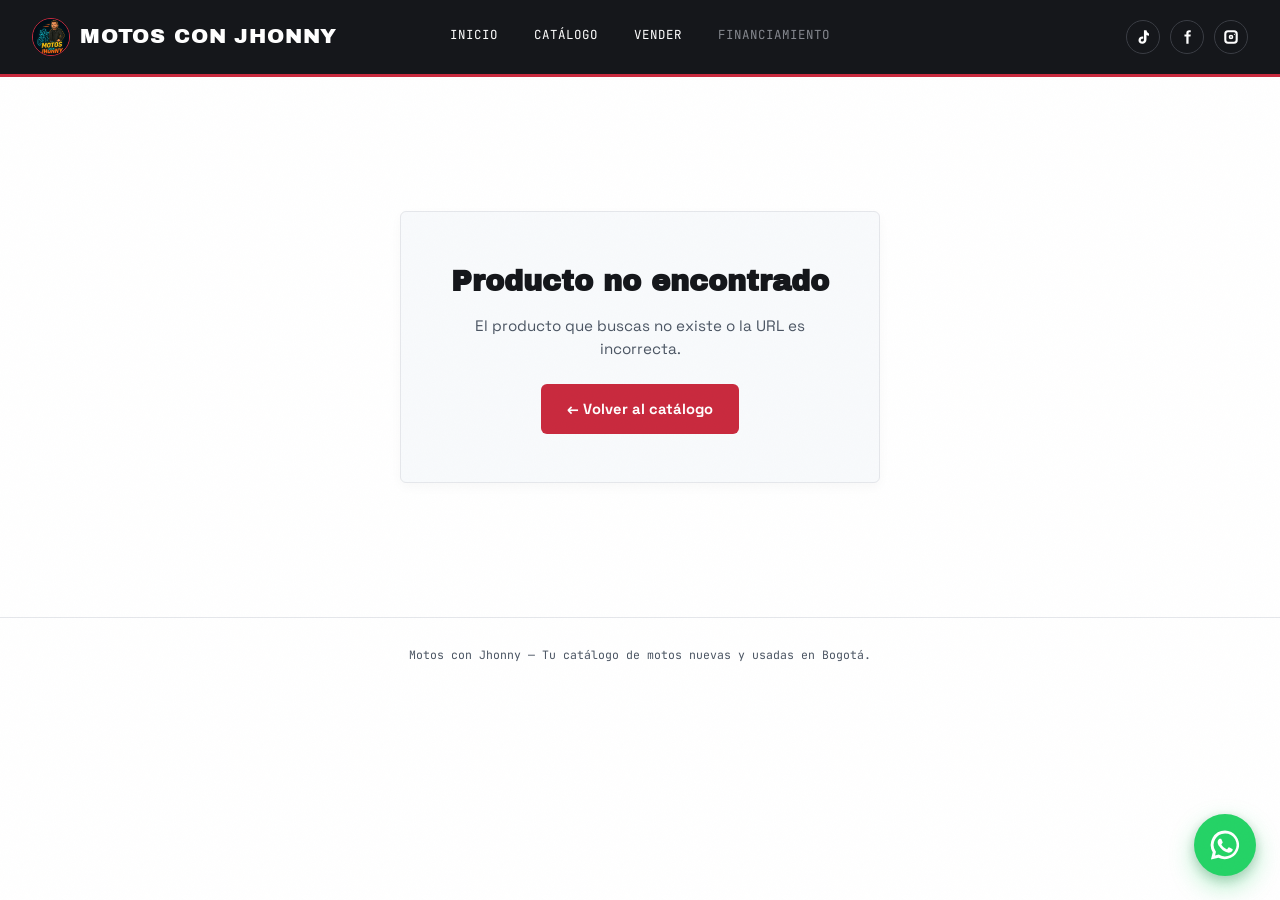
<file: html/producto.html>
<!DOCTYPE html>
<html lang="es">

<head>
  <meta charset="UTF-8">
  <meta name="viewport" content="width=device-width, initial-scale=1.0">
  <title>Motos con Jhonny — Producto</title>
  <link rel="icon" type="image/jpeg" href="../assets/image/logo.jpg">
  <link rel="preconnect" href="https://fonts.googleapis.com">
  <link
    href="https://fonts.googleapis.com/css2?family=Archivo+Black&family=Space+Grotesk:wght@400;500;600;700&family=JetBrains+Mono:wght@400;500;700&display=swap"
    rel="stylesheet">
  <link rel="stylesheet" href="../assets/css/styles.css">
</head>

<body>

  <div class="noise"></div>

  <header class="topbar">
    <div class="topbar__inner">
      <a href="../index.html" class="logo" style="display: flex; align-items: center; gap: 10px;">
        <img src="../assets/image/logo.jpg" alt="Motos con Jhonny Logo"
          style="height: 38px; width: 38px; border-radius: 50%; object-fit: cover; border: 1.5px solid var(--accent);">
        <span>MOTOS CON JHONNY</span>
      </a>
      <nav class="nav">
        <a href="../index.html">Inicio</a>
        <a href="catalogo.html">Catálogo</a>
        <a href="vende.html">Vender</a>
        <a href="#" class="nav__muted">Financiamiento</a>
      </nav>
      <div class="social-links" aria-label="Redes sociales">
        <a class="social-link" href="https://www.tiktok.com/@jonatancerquera" target="_blank" rel="noopener" aria-label="TikTok">
          <svg viewBox="0 0 24 24" aria-hidden="true" focusable="false">
            <path d="M16.6 3c.35 2.2 1.55 3.57 3.4 4.18v3.02a7.14 7.14 0 0 1-3.36-.88v5.94c0 3.32-2.2 5.74-5.56 5.74-3.08 0-5.08-1.9-5.08-4.72 0-2.96 2.22-5.04 5.32-5.04.34 0 .66.03.98.1v3.08a3.13 3.13 0 0 0-.98-.15c-1.38 0-2.28.78-2.28 1.98 0 1.1.8 1.84 1.98 1.84 1.42 0 2.24-.88 2.24-2.46V3h3.34Z" />
          </svg>
        </a>
        <a class="social-link" href="https://www.facebook.com/Motos.con.Jhonny" target="_blank" rel="noopener" aria-label="Facebook">
          <svg viewBox="0 0 24 24" aria-hidden="true" focusable="false">
            <path d="M14.1 8.6V6.9c0-.82.4-1.28 1.36-1.28h1.5V3.1A20.13 20.13 0 0 0 14.78 3c-2.18 0-3.68 1.33-3.68 3.78V8.6H8.62v2.82h2.48V21h3v-9.58h2.52l.4-2.82H14.1Z" />
          </svg>
        </a>
        <a class="social-link" href="https://www.instagram.com/motos_con_jhonny/" target="_blank" rel="noopener" aria-label="Instagram">
          <svg viewBox="0 0 24 24" aria-hidden="true" focusable="false">
            <path d="M8 3h8a5 5 0 0 1 5 5v8a5 5 0 0 1-5 5H8a5 5 0 0 1-5-5V8a5 5 0 0 1 5-5Zm0 2.8A2.2 2.2 0 0 0 5.8 8v8A2.2 2.2 0 0 0 8 18.2h8a2.2 2.2 0 0 0 2.2-2.2V8A2.2 2.2 0 0 0 16 5.8H8Zm4 3.1A3.1 3.1 0 1 1 8.9 12 3.1 3.1 0 0 1 12 8.9Zm0 2.1a1 1 0 1 0 1 1 1 1 0 0 0-1-1Zm3.8-2.55a.75.75 0 1 1 .75.75.75.75 0 0 1-.75-.75Z" />
          </svg>
        </a>
      </div>
    </div>
  </header>

  <!-- Product detail content (filled by JS) -->
  <main class="producto-page" id="productoPage">
    <div class="producto-page__loading">Cargando producto…</div>
  </main>

  <!-- Error state (hidden by default) -->
  <div class="producto-error" id="productoError" hidden>
    <div class="producto-error__inner">
      <h1 class="producto-error__title">Producto no encontrado</h1>
      <p class="producto-error__sub">El producto que buscas no existe o la URL es incorrecta.</p>
      <a href="catalogo.html" class="btn btn--primary">← Volver al catálogo</a>
    </div>
  </div>

  <footer class="footer">
    <p>Motos con Jhonny — Tu catálogo de motos nuevas y usadas en Bogotá.</p>
  </footer>

  <script src="../assets/js/data.js"></script>
  <script src="../assets/js/producto.js"></script>
  <a class="floating-whatsapp"
    href="https://wa.me/573238017635?text=Hola!%20Estoy%20interesado(a)%20en%20los%20servicios%20de%20Motos%20con%20Jhonny.%20Me%20gustar%C3%ADa%20recibir%20asesor%C3%ADa%20para%20comprar%2C%20vender%20o%20financiar%20una%20moto.%20%C2%BFPodr%C3%ADan%20brindarme%20m%C3%A1s%20informaci%C3%B3n%3F%20Gracias."
    target="_blank" rel="noopener" aria-label="Contactar por WhatsApp">
    <svg viewBox="0 0 32 32" aria-hidden="true" focusable="false">
      <path
        d="M16.04 3.2A12.7 12.7 0 0 0 5.1 22.35L3.5 28.8l6.62-1.55A12.7 12.7 0 1 0 16.04 3.2Zm0 2.55a10.15 10.15 0 0 1 8.62 15.52 10.15 10.15 0 0 1-13.74 3.48l-.47-.27-3.28.77.8-3.19-.3-.5a10.15 10.15 0 0 1 8.37-15.81Zm-4.58 4.62c-.22 0-.58.08-.88.42-.3.33-1.15 1.12-1.15 2.74s1.18 3.18 1.34 3.4c.16.22 2.28 3.65 5.63 4.97 2.79 1.1 3.36.88 3.96.82.6-.06 1.94-.79 2.21-1.55.27-.76.27-1.41.19-1.55-.08-.14-.3-.22-.63-.39-.33-.16-1.94-.96-2.24-1.07-.3-.11-.52-.16-.74.16-.22.33-.85 1.07-1.04 1.29-.19.22-.38.25-.71.08-.33-.16-1.39-.51-2.65-1.63-.98-.87-1.64-1.95-1.83-2.28-.19-.33-.02-.5.14-.66.15-.15.33-.38.49-.57.16-.19.22-.33.33-.55.11-.22.06-.41-.03-.57-.08-.16-.74-1.78-1.01-2.44-.27-.64-.54-.55-.74-.56h-.64Z" />
    </svg>
  </a>
</body>

</html>
</file>
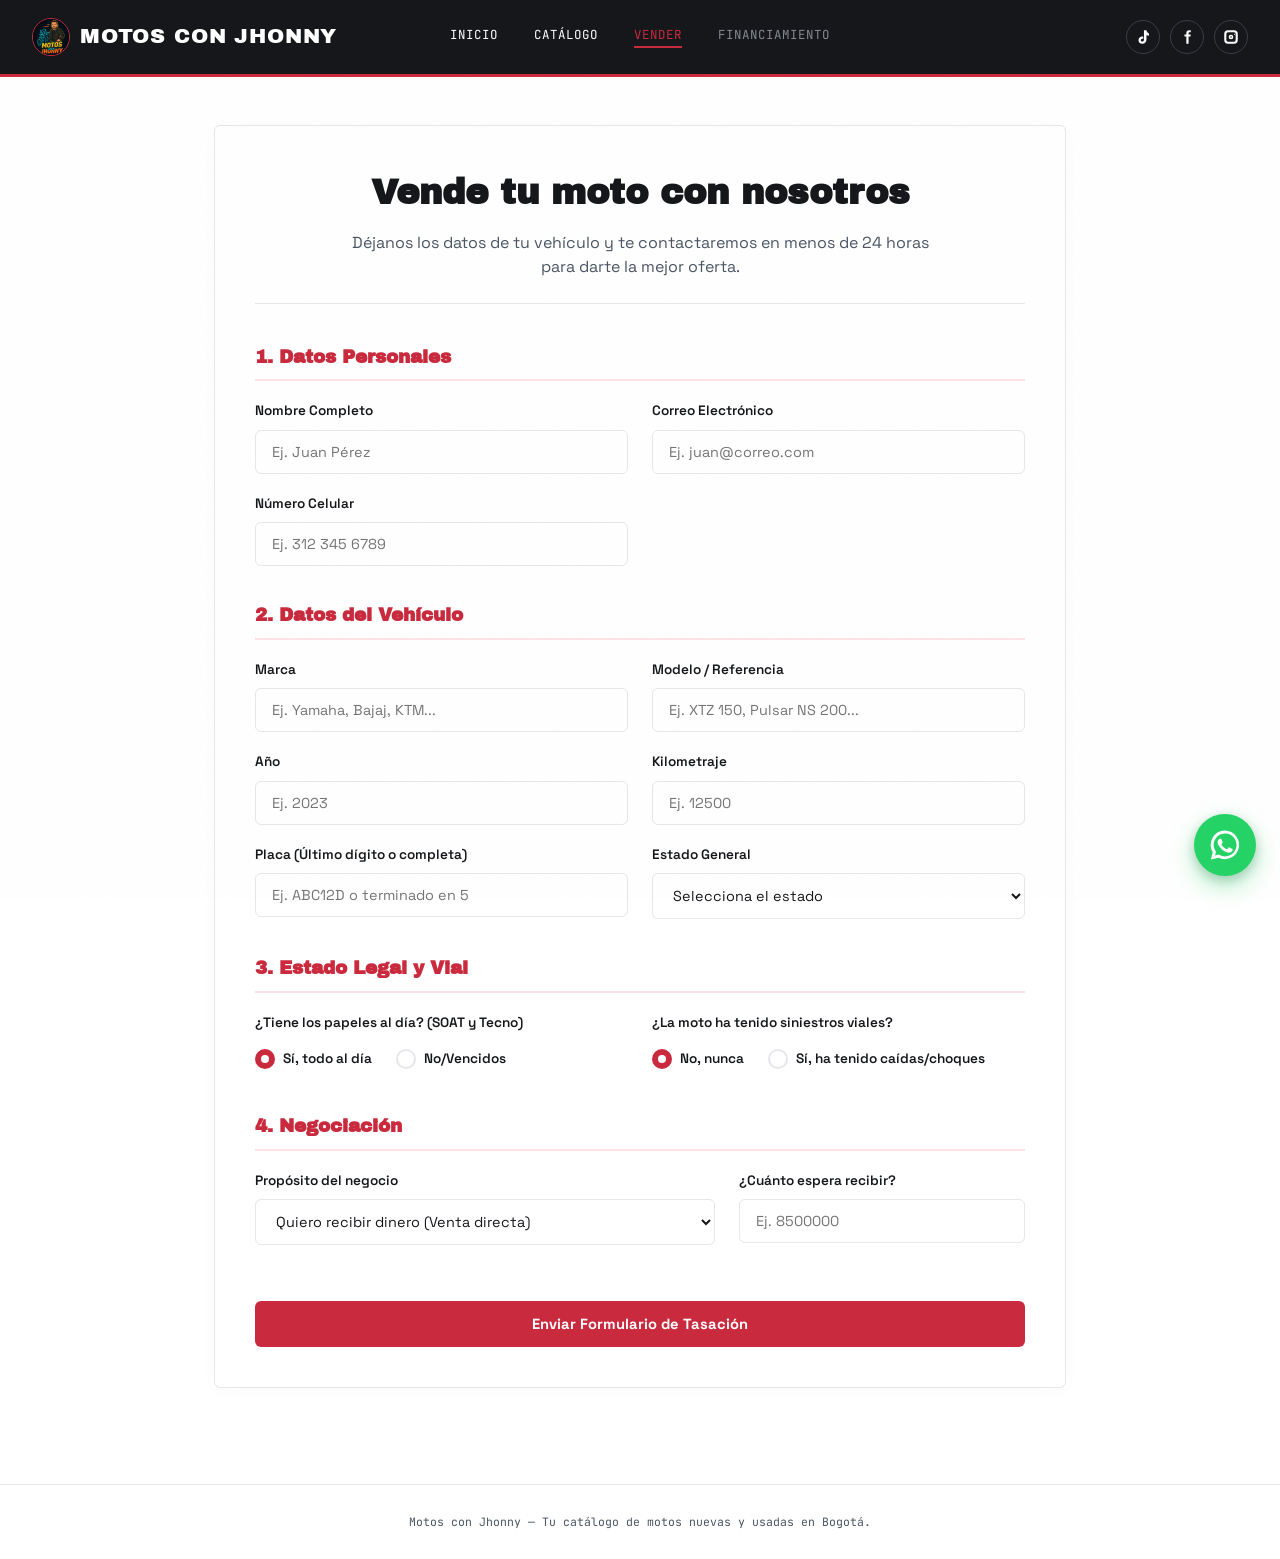
<file: html/vende.html>
<!DOCTYPE html>
<html lang="es">

<head>
  <meta charset="UTF-8">
  <meta name="viewport" content="width=device-width, initial-scale=1.0">
  <title>Motos con Jhonny — Vender mi Moto</title>
  <link rel="icon" type="image/jpeg" href="../assets/image/logo.jpg">
  <link rel="preconnect" href="https://fonts.googleapis.com">
  <link
    href="https://fonts.googleapis.com/css2?family=Archivo+Black&family=Space+Grotesk:wght@400;500;600;700&family=JetBrains+Mono:wght@400;500;700&display=swap"
    rel="stylesheet">
  <link rel="stylesheet" href="../assets/css/styles.css">
</head>

<body>

  <div class="noise"></div>

  <header class="topbar">
    <div class="topbar__inner">
      <a href="../index.html" class="logo" style="display: flex; align-items: center; gap: 10px;">
        <img src="../assets/image/logo.jpg" alt="Motos con Jhonny Logo"
          style="height: 38px; width: 38px; border-radius: 50%; object-fit: cover; border: 1.5px solid var(--accent);">
        <span>MOTOS CON JHONNY</span>
      </a>
      <nav class="nav">
        <a href="../index.html">Inicio</a>
        <a href="catalogo.html">Catálogo</a>
        <a href="vende.html" class="nav__active">Vender</a>
        <a href="#" class="nav__muted">Financiamiento</a>
      </nav>
      <div class="social-links" aria-label="Redes sociales">
        <a class="social-link" href="https://www.tiktok.com/@jonatancerquera" target="_blank" rel="noopener" aria-label="TikTok">
          <svg viewBox="0 0 24 24" aria-hidden="true" focusable="false">
            <path d="M16.6 3c.35 2.2 1.55 3.57 3.4 4.18v3.02a7.14 7.14 0 0 1-3.36-.88v5.94c0 3.32-2.2 5.74-5.56 5.74-3.08 0-5.08-1.9-5.08-4.72 0-2.96 2.22-5.04 5.32-5.04.34 0 .66.03.98.1v3.08a3.13 3.13 0 0 0-.98-.15c-1.38 0-2.28.78-2.28 1.98 0 1.1.8 1.84 1.98 1.84 1.42 0 2.24-.88 2.24-2.46V3h3.34Z" />
          </svg>
        </a>
        <a class="social-link" href="https://www.facebook.com/Motos.con.Jhonny" target="_blank" rel="noopener" aria-label="Facebook">
          <svg viewBox="0 0 24 24" aria-hidden="true" focusable="false">
            <path d="M14.1 8.6V6.9c0-.82.4-1.28 1.36-1.28h1.5V3.1A20.13 20.13 0 0 0 14.78 3c-2.18 0-3.68 1.33-3.68 3.78V8.6H8.62v2.82h2.48V21h3v-9.58h2.52l.4-2.82H14.1Z" />
          </svg>
        </a>
        <a class="social-link" href="https://www.instagram.com/motos_con_jhonny/" target="_blank" rel="noopener" aria-label="Instagram">
          <svg viewBox="0 0 24 24" aria-hidden="true" focusable="false">
            <path d="M8 3h8a5 5 0 0 1 5 5v8a5 5 0 0 1-5 5H8a5 5 0 0 1-5-5V8a5 5 0 0 1 5-5Zm0 2.8A2.2 2.2 0 0 0 5.8 8v8A2.2 2.2 0 0 0 8 18.2h8a2.2 2.2 0 0 0 2.2-2.2V8A2.2 2.2 0 0 0 16 5.8H8Zm4 3.1A3.1 3.1 0 1 1 8.9 12 3.1 3.1 0 0 1 12 8.9Zm0 2.1a1 1 0 1 0 1 1 1 1 0 0 0-1-1Zm3.8-2.55a.75.75 0 1 1 .75.75.75.75 0 0 1-.75-.75Z" />
          </svg>
        </a>
      </div>
    </div>
  </header>

  <main class="vende-page">
    <div class="vende__container">
      <div class="vende__header">
        <h1 class="vende__title">Vende tu moto con nosotros</h1>
        <p class="vende__subtitle">Déjanos los datos de tu vehículo y te contactaremos en menos de 24 horas para darte
          la mejor oferta.</p>
      </div>

      <form class="vende__form" id="vendeForm">
        <!-- Section 1: Datos Personales -->
        <div class="form-section">
          <h2 class="form-section__title">1. Datos Personales</h2>
          <div class="form-grid">
            <div class="form-group">
              <label for="nombre">Nombre Completo</label>
              <input type="text" id="nombre" name="nombre" placeholder="Ej. Juan Pérez" required>
            </div>
            <div class="form-group">
              <label for="email">Correo Electrónico</label>
              <input type="email" id="email" name="email" placeholder="Ej. juan@correo.com" required>
            </div>
            <div class="form-group">
              <label for="celular">Número Celular</label>
              <input type="tel" id="celular" name="celular" placeholder="Ej. 312 345 6789" required>
            </div>
          </div>
        </div>

        <!-- Section 2: Datos de la Moto -->
        <div class="form-section">
          <h2 class="form-section__title">2. Datos del Vehículo</h2>
          <div class="form-grid">
            <div class="form-group">
              <label for="marca">Marca</label>
              <input type="text" id="marca" name="marca" placeholder="Ej. Yamaha, Bajaj, KTM..." required>
            </div>
            <div class="form-group">
              <label for="modelo">Modelo / Referencia</label>
              <input type="text" id="modelo" name="modelo" placeholder="Ej. XTZ 150, Pulsar NS 200..." required>
            </div>
            <div class="form-group">
              <label for="anio">Año</label>
              <input type="number" id="anio" name="anio" min="1990" max="2027" placeholder="Ej. 2023" required>
            </div>
            <div class="form-group">
              <label for="kilometraje">Kilometraje</label>
              <input type="number" id="kilometraje" name="kilometraje" min="0" placeholder="Ej. 12500" required>
            </div>
            <div class="form-group">
              <label for="placa">Placa (Último dígito o completa)</label>
              <input type="text" id="placa" name="placa" placeholder="Ej. ABC12D o terminado en 5" required>
            </div>
            <div class="form-group">
              <label for="estado">Estado General</label>
              <select id="estado" name="estado" required>
                <option value="" disabled selected>Selecciona el estado</option>
                <option value="Excelente">Excelente (Como nueva)</option>
                <option value="Bueno">Bueno (Detalles mínimos)</option>
                <option value="Regular">Regular (Requiere mantenimiento)</option>
                <option value="Malo">Malo (Para reparar)</option>
              </select>
            </div>
          </div>
        </div>

        <!-- Section 3: Legal & Estado Vial -->
        <div class="form-section">
          <h2 class="form-section__title">3. Estado Legal y Vial</h2>
          <div class="form-grid">
            <div class="form-group">
              <label>¿Tiene los papeles al día? (SOAT y Tecno)</label>
              <div class="radio-group">
                <label class="radio-label">
                  <input type="radio" name="papeles" value="si" checked>
                  <span class="custom-radio"></span>
                  Sí, todo al día
                </label>
                <label class="radio-label">
                  <input type="radio" name="papeles" value="no">
                  <span class="custom-radio"></span>
                  No/Vencidos
                </label>
              </div>
            </div>
            <div class="form-group">
              <label>¿La moto ha tenido siniestros viales?</label>
              <div class="radio-group">
                <label class="radio-label">
                  <input type="radio" name="siniestros" value="no" checked>
                  <span class="custom-radio"></span>
                  No, nunca
                </label>
                <label class="radio-label">
                  <input type="radio" name="siniestros" value="si">
                  <span class="custom-radio"></span>
                  Sí, ha tenido caídas/choques
                </label>
              </div>
            </div>
          </div>
        </div>

        <!-- Section 4: Negociación -->
        <div class="form-section">
          <h2 class="form-section__title">4. Negociación</h2>
          <div class="form-grid">
            <div class="form-group">
              <label for="tipoNegocio">Propósito del negocio</label>
              <select id="tipoNegocio" name="tipoNegocio" required>
                <option value="venta">Quiero recibir dinero (Venta directa)</option>
                <option value="intercambio">Quiero entregarla en parte de pago (Intercambio/Retoma)</option>
              </select>
            </div>
            <div class="form-group" id="valorGrupo">
              <label for="valorEsperado" id="valorLabel">¿Cuánto espera recibir?</label>
              <input type="number" id="valorEsperado" name="valorEsperado" placeholder="Ej. 8500000" required>
            </div>
            <div class="form-group" id="motoGrupo" style="display: none;">
              <label for="motoInteres">¿Qué moto de nuestro catálogo le interesa?</label>
              <input type="text" id="motoInteres" name="motoInteres" placeholder="Ej. Yamaha XTZ 150">
            </div>
          </div>
        </div>

        <button type="submit" class="btn btn--primary btn--submit">Enviar Formulario de Tasación</button>
      </form>

      <!-- Success Message (Hidden initially) -->
      <div class="vende__success" id="successMessage" hidden>
        <div class="success__icon">🎉</div>
        <h2 class="success__title">¡Formulario enviado con éxito!</h2>
        <p class="success__text">Hemos recibido los datos de tu moto. Un asesor comercial se pondrá en contacto contigo
          a través de WhatsApp o llamada telefónica para darte la cotización preliminar.</p>
        <a href="catalogo.html" class="btn btn--primary">Volver al Catálogo</a>
      </div>
    </div>
  </main>

  <footer class="footer">
    <p>Motos con Jhonny — Tu catálogo de motos nuevas y usadas en Bogotá.</p>
  </footer>

  <script>
    document.addEventListener("DOMContentLoaded", () => {
      const form = document.getElementById("vendeForm");
      const successMessage = document.getElementById("successMessage");
      const tipoNegocio = document.getElementById("tipoNegocio");
      const motoGrupo = document.getElementById("motoGrupo");
      const valorLabel = document.getElementById("valorLabel");

      // Dynamic toggle based on negotiation type
      tipoNegocio.addEventListener("change", (e) => {
        if (e.target.value === "intercambio") {
          motoGrupo.style.display = "block";
          document.getElementById("motoInteres").required = true;
          valorLabel.textContent = "¿Cuánto estima el valor de su moto?";
        } else {
          motoGrupo.style.display = "none";
          document.getElementById("motoInteres").required = false;
          valorLabel.textContent = "¿Cuánto espera recibir?";
        }
      });

      function formatMoney(value) {
        const number = Number(value);
        if (!Number.isFinite(number)) return value || "No indicado";

        return "$" + number.toLocaleString("es-CO");
      }

      function formatKilometraje(value) {
        const number = Number(value);
        if (!Number.isFinite(number)) return value || "No indicado";

        return number.toLocaleString("es-CO") + " km";
      }

      function siNo(value) {
        return value === "si" ? "Si" : "No";
      }

      function tipoNegocioTexto(value) {
        return value === "intercambio"
          ? "Retoma / intercambio"
          : "Venta directa";
      }

      function whatsappVentaUrl(data) {
        const mensaje = [
          `Hola! Soy ${data.nombre} y quiero vender mi moto con Motos con Jhonny. Estos son mis datos para la tasaci\u00f3n:`,
          "",
          "Datos de contacto:",
          `- Nombre: ${data.nombre}`,
          `- Celular: ${data.celular}`,
          `- Correo: ${data.email}`,
          "",
          "Datos de la moto:",
          `- Marca: ${data.marca}`,
          `- Modelo / referencia: ${data.modelo}`,
          `- A\u00f1o: ${data.anio}`,
          `- Kilometraje: ${formatKilometraje(data.kilometraje)}`,
          `- Placa: ${data.placa}`,
          `- Estado general: ${data.estado}`,
          "",
          "Estado legal y vial:",
          `- Papeles al d\u00eda: ${siNo(data.papeles)}`,
          `- Ha tenido siniestros: ${siNo(data.siniestros)}`,
          "",
          "Negociaci\u00f3n:",
          `- Tipo de negocio: ${tipoNegocioTexto(data.tipoNegocio)}`,
          `- Valor esperado o estimado: ${formatMoney(data.valorEsperado)}`,
          data.tipoNegocio === "intercambio" ? `- Moto de inter\u00e9s: ${data.motoInteres || "No indicada"}` : "",
          "",
          "Quedo atento(a) para continuar con la tasaci\u00f3n. Gracias."
        ].filter(Boolean).join("\n");

        return `https://wa.me/573238017635?text=${encodeURIComponent(mensaje)}`;
      }

      // Submit handling
      form.addEventListener("submit", (e) => {
        e.preventDefault();

        const formData = new FormData(form);
        const data = Object.fromEntries(formData.entries());

        window.location.href = whatsappVentaUrl(data);
      });
    });
  </script>
  <a class="floating-whatsapp" href="https://wa.me/573238017635?text=Hola!%20Estoy%20interesado(a)%20en%20los%20servicios%20de%20Motos%20con%20Jhonny.%20Me%20gustar%C3%ADa%20recibir%20asesor%C3%ADa%20para%20comprar%2C%20vender%20o%20financiar%20una%20moto.%20%C2%BFPodr%C3%ADan%20brindarme%20m%C3%A1s%20informaci%C3%B3n%3F%20Gracias." target="_blank" rel="noopener" aria-label="Contactar por WhatsApp">
    <svg viewBox="0 0 32 32" aria-hidden="true" focusable="false">
      <path d="M16.04 3.2A12.7 12.7 0 0 0 5.1 22.35L3.5 28.8l6.62-1.55A12.7 12.7 0 1 0 16.04 3.2Zm0 2.55a10.15 10.15 0 0 1 8.62 15.52 10.15 10.15 0 0 1-13.74 3.48l-.47-.27-3.28.77.8-3.19-.3-.5a10.15 10.15 0 0 1 8.37-15.81Zm-4.58 4.62c-.22 0-.58.08-.88.42-.3.33-1.15 1.12-1.15 2.74s1.18 3.18 1.34 3.4c.16.22 2.28 3.65 5.63 4.97 2.79 1.1 3.36.88 3.96.82.6-.06 1.94-.79 2.21-1.55.27-.76.27-1.41.19-1.55-.08-.14-.3-.22-.63-.39-.33-.16-1.94-.96-2.24-1.07-.3-.11-.52-.16-.74.16-.22.33-.85 1.07-1.04 1.29-.19.22-.38.25-.71.08-.33-.16-1.39-.51-2.65-1.63-.98-.87-1.64-1.95-1.83-2.28-.19-.33-.02-.5.14-.66.15-.15.33-.38.49-.57.16-.19.22-.33.33-.55.11-.22.06-.41-.03-.57-.08-.16-.74-1.78-1.01-2.44-.27-.64-.54-.55-.74-.56h-.64Z"/>
    </svg>
  </a>
</body>

</html>
</file>
<file: assets/css/styles.css>
:root {
  --ink: #15171b;
  --ink-soft: #4b5563;
  --paper: #ffffff;
  --paper-dim: #f3f4f6;
  --line: #e5e7eb;
  --accent: #c92a3e;
  --accent-dim: #fde2e6;
  --grid-card: #ffffff;
  --mono: 'JetBrains Mono', monospace;
  --display: 'Archivo Black', sans-serif;
  --body: 'Space Grotesk', sans-serif;
  --radius: 6px;
}

* {
  box-sizing: border-box;
  margin: 0;
  padding: 0;
}

[hidden] {
  display: none !important;
}

body {
  background: var(--paper);
  color: var(--ink);
  font-family: var(--body);
  line-height: 1.5;
  position: relative;
}

.noise {
  position: fixed;
  inset: 0;
  pointer-events: none;
  z-index: 999;
  background-image: url("data:image/svg+xml,%3Csvg xmlns='http://www.w3.org/2000/svg' width='120' height='120'%3E%3Cfilter id='n'%3E%3CfeTurbulence type='fractalNoise' baseFrequency='0.85' numOctaves='2' stitchTiles='stitch'/%3E%3C/filter%3E%3Crect width='100%25' height='100%25' filter='url(%23n)' opacity='0.025'/%3E%3C/svg%3E");
  mix-blend-mode: multiply;
}

a {
  color: inherit;
  text-decoration: none;
}

button {
  font-family: inherit;
  cursor: pointer;
  background: none;
  border: none;
}

/* ============ TOPBAR ============ */
.topbar {
  position: sticky;
  top: 0;
  z-index: 100;
  background: var(--ink);
  color: var(--paper);
  border-bottom: 3px solid var(--accent);
}

.topbar__inner {
  max-width: 1280px;
  margin: 0 auto;
  display: grid;
  grid-template-columns: minmax(220px, 1fr) auto minmax(160px, 1fr);
  align-items: center;
  gap: 24px;
  padding: 18px 32px;
}

.logo {
  font-family: var(--display);
  font-size: 1.3rem;
  letter-spacing: 0.04em;
  display: flex;
  align-items: center;
  gap: 8px;
}

.logo__mark {
  color: var(--accent);
  font-size: 1.1rem;
}

.logo {
  justify-self: start;
}

.nav {
  display: flex;
  justify-self: center;
  gap: 36px;
  font-family: var(--mono);
  font-size: 0.78rem;
  letter-spacing: 0.08em;
  text-transform: uppercase;
}

.nav a {
  position: relative;
  padding-bottom: 4px;
  transition: color .2s;
}

.nav a:not(.nav__muted):hover,
.nav__active {
  color: var(--accent);
}

.nav__active::after {
  content: "";
  position: absolute;
  left: 0;
  right: 0;
  bottom: 0;
  height: 2px;
  background: var(--accent);
}

.nav__muted {
  color: #85888f;
}

.social-links {
  justify-self: end;
  display: flex;
  align-items: center;
  gap: 10px;
}

.social-link {
  width: 34px;
  height: 34px;
  display: inline-flex;
  align-items: center;
  justify-content: center;
  border: 1px solid #3a3d44;
  border-radius: 999px;
  color: var(--paper);
  transition: border-color .2s, color .2s, background-color .2s, transform .2s;
}

.social-link:hover {
  border-color: var(--accent);
  color: var(--accent);
  background: rgba(201, 42, 62, 0.12);
  transform: translateY(-1px);
}

.social-link svg {
  width: 18px;
  height: 18px;
  fill: currentColor;
}

.topbar__actions {
  display: flex;
  gap: 14px;
}

.icon-btn {
  color: var(--paper);
  font-size: 1.2rem;
  padding: 4px 8px;
  border: 1px solid #3a3d44;
  border-radius: var(--radius);
  transition: border-color .2s, color .2s;
}

.icon-btn:hover {
  border-color: var(--accent);
  color: var(--accent);
}

.search-bar {
  max-height: 0;
  overflow: hidden;
  transition: max-height .25s ease;
  background: #1d2025;
  border-bottom: 1px solid #2c2f36;
}

.search-bar.open {
  max-height: 70px;
}

.search-bar input {
  width: 100%;
  max-width: 1280px;
  margin: 0 auto;
  display: block;
  background: transparent;
  border: none;
  color: var(--paper);
  font-family: var(--mono);
  font-size: 0.95rem;
  padding: 16px 32px;
  outline: none;
}

.search-bar input::placeholder {
  color: #6b6e75;
}

/* ============ HERO ============ */
.hero {
  max-width: 1280px;
  margin: 0 auto;
  padding: 72px 32px 56px;
}

.hero__grid {
  display: block;
  max-width: 800px;
}

.hero__eyebrow {
  font-family: var(--mono);
  font-size: 0.72rem;
  letter-spacing: 0.12em;
  text-transform: uppercase;
  color: var(--accent);
  margin-bottom: 18px;
}

.hero__title {
  font-family: var(--display);
  font-size: clamp(2.4rem, 5vw, 4rem);
  line-height: 1.02;
  letter-spacing: -0.01em;
}

.hero__title--accent {
  color: var(--accent);
}

.hero__sub {
  margin-top: 24px;
  max-width: 440px;
  color: var(--ink-soft);
  font-size: 1.02rem;
}

.dial-svg {
  width: 100%;
  height: auto;
  max-width: 340px;
  display: block;
  margin: 0 auto;
}

.dial-ring {
  fill: none;
  stroke: var(--ink);
  stroke-width: 2;
}

.dial-ring--faint {
  stroke: var(--line);
  stroke-width: 1;
}

.dial-number {
  font-family: var(--display);
  font-size: 54px;
  text-anchor: middle;
  fill: var(--ink);
}

.dial-label {
  font-family: var(--mono);
  font-size: 10px;
  letter-spacing: 0.1em;
  text-anchor: middle;
  fill: var(--ink-soft);
}

.dial-needle {
  stroke: var(--accent);
  stroke-width: 3;
  stroke-linecap: round;
  transform-origin: 160px 160px;
  transition: transform .6s cubic-bezier(.4, 1.6, .4, 1);
}

.dial-pivot {
  fill: var(--accent);
}

.dial-ticks line {
  stroke: var(--ink);
  stroke-width: 1;
}

/* ============ CATALOGO LAYOUT ============ */
.hero {
  display: none;
}

.catalogo {
  border-top: 1px solid var(--line);
  background: #ffffff;
}

.catalogo__inner {
  max-width: 1460px;
  margin: 0 auto;
  padding: 28px 30px 84px;
  display: grid;
  grid-template-columns: 300px minmax(0, 1fr);
  gap: 28px;
  align-items: start;
}

/* ---- FILTERS ---- */
.filters {
  position: sticky;
  top: 92px;
  display: flex;
  flex-direction: column;
  gap: 18px;
  background: transparent;
  padding: 0;
  border-radius: 0;
}

.filters__head {
  display: flex;
  align-items: center;
  justify-content: space-between;
  min-height: 38px;
}

.filters__head h2,
.results__head h2 {
  font-family: var(--body);
  font-size: 1.18rem;
  font-weight: 800;
  color: var(--ink);
  letter-spacing: 0;
}

.filters__reset {
  font-family: var(--body);
  font-size: 0.82rem;
  font-weight: 800;
  color: var(--accent);
}

.filters__reset:hover {
  color: #a91f32;
}

.filter-accordion {
  display: flex;
  flex-direction: column;
  gap: 12px;
  border: none;
  border-radius: 0;
  background: transparent;
  overflow: visible;
  box-shadow: none;
}

.accordion-item {
  border: 1px solid var(--line);
  border-radius: 7px;
  background: #ffffff;
  overflow: hidden;
  box-shadow: 0 1px 5px rgba(15, 23, 42, 0.08);
}

.accordion-item:last-child {
  border-bottom: 1px solid var(--line);
}

.accordion-header {
  width: 100%;
  text-align: left;
  background: #ffffff;
  padding: 14px 16px;
  font-family: var(--body);
  font-size: 0.94rem;
  font-weight: 800;
  color: var(--ink);
  display: flex;
  justify-content: space-between;
  align-items: center;
  border: none;
  cursor: pointer;
  transition: background-color 0.2s, color 0.2s;
}

.accordion-header:hover {
  background: #fafafa;
  color: var(--accent);
}

.accordion-header .arrow {
  font-size: 0.78rem;
  color: var(--ink);
  font-weight: bold;
}

.accordion-content {
  display: none;
  background: #ffffff;
  padding: 4px 16px 14px;
  max-height: 260px;
  overflow-y: auto;
}

.accordion-item.open .accordion-content {
  display: block;
}

.checkbox-list {
  display: flex;
  flex-direction: column;
  gap: 10px;
}

.checkbox-item {
  display: flex;
  align-items: center;
  gap: 10px;
  cursor: pointer;
  font-family: var(--body);
  font-size: 0.88rem;
  color: var(--ink-soft);
  user-select: none;
  transition: color 0.15s;
}

.checkbox-item:hover {
  color: var(--ink);
}

.checkbox-item input[type="checkbox"] {
  display: none;
}

.custom-checkbox {
  width: 16px;
  height: 16px;
  border: 1.5px solid var(--line);
  border-radius: 3px;
  background: #ffffff;
  display: flex;
  align-items: center;
  justify-content: center;
  transition: all 0.15s;
  flex-shrink: 0;
}

.checkbox-item input[type="checkbox"]:checked + .custom-checkbox {
  background: var(--accent);
  border-color: var(--accent);
}

.checkbox-item input[type="checkbox"]:checked + .custom-checkbox::before {
  content: "✓";
  font-size: 0.75rem;
  color: #ffffff;
  font-weight: bold;
}

.checkbox-label {
  text-transform: capitalize;
}

[data-type="marca"] + .custom-checkbox + .checkbox-label,
[data-type="kilometraje"] + .custom-checkbox + .checkbox-label,
[data-type="anio"] + .custom-checkbox + .checkbox-label,
[data-type="cilindraje"] + .custom-checkbox + .checkbox-label {
  text-transform: none;
}

.filter-group {
  display: flex;
  flex-direction: column;
  gap: 8px;
}

.filter-group h3 {
  font-family: var(--body);
  font-size: 0.82rem;
  color: var(--ink-soft);
  font-weight: 700;
}

.range-slider {
  width: 100%;
  accent-color: var(--accent);
  margin-top: 6px;
}

.select-input {
  width: 100%;
  font-family: var(--body);
  font-size: 0.86rem;
  padding: 10px 12px;
  border: 1px solid var(--line);
  background: var(--grid-card);
  color: var(--ink);
  border-radius: var(--radius);
}

/* ---- RESULTS ---- */
.results__head {
  min-height: 38px;
  display: flex;
  align-items: center;
  justify-content: space-between;
  gap: 16px;
  margin-bottom: 12px;
}

.results__alert {
  font-family: var(--body);
  font-size: 0.86rem;
  font-weight: 800;
  padding: 9px 16px;
  border: 1px solid #cfd4dc;
  border-radius: 7px;
  background: #ffffff;
  color: var(--ink);
  white-space: nowrap;
}

.results__alert:hover {
  border-color: var(--accent);
  color: var(--accent);
}

.results__toolbar {
  display: grid;
  grid-template-columns: minmax(260px, 1fr) 200px;
  align-items: center;
  gap: 14px;
  margin-bottom: 10px;
}

.results__search {
  width: 100%;
  font-family: var(--body);
  font-size: 0.92rem;
  padding: 10px 16px;
  border: 1px solid #cfd4dc;
  border-radius: 7px;
  background: #ffffff;
  color: var(--ink);
  outline: none;
  transition: border-color 0.2s, box-shadow 0.2s;
}

.results__search:focus {
  border-color: var(--accent);
  box-shadow: 0 0 0 3px var(--accent-dim);
}

.results__search::placeholder {
  color: #6b7280;
}

.results__sort {
  font-family: var(--body);
  font-size: 0.9rem;
  padding: 10px 14px;
  border: 1px solid #cfd4dc;
  border-radius: 7px;
  background: #ffffff;
  color: var(--ink);
  cursor: pointer;
  outline: none;
  white-space: nowrap;
  transition: border-color 0.2s;
}

.results__sort:focus {
  border-color: var(--accent);
}

.results__bar {
  margin-bottom: 12px;
  display: flex;
  justify-content: flex-end;
  align-items: baseline;
}

.results__count {
  font-family: var(--body);
  font-size: 0.84rem;
  color: var(--ink-soft);
}

.grid {
  display: grid;
  grid-template-columns: repeat(3, minmax(0, 1fr));
  gap: 22px;
}

.card-link {
  display: block;
  height: 100%;
}

.card-link:hover {
  color: inherit;
}

.card {
  height: 100%;
  min-height: 398px;
  background: #ffffff;
  border: 1px solid #d9dee6;
  border-radius: 8px;
  overflow: hidden;
  cursor: pointer;
  transition: transform .18s, box-shadow .18s, border-color .18s;
  display: flex;
  flex-direction: column;
}

.card:hover {
  transform: translateY(-2px);
  border-color: #c5cad3;
  box-shadow: 0 8px 22px rgba(15, 23, 42, 0.12);
}

.card__media {
  aspect-ratio: 1.42 / 1;
  background: radial-gradient(circle at 50% 18%, #3a3f48 0, #252a32 48%, #171a20 100%);
  position: relative;
  display: flex;
  align-items: center;
  justify-content: center;
  overflow: hidden;
}

.card__media::before {
  content: "MOTOS CON JHONNY";
  position: absolute;
  top: 18px;
  left: 50%;
  transform: translateX(-50%);
  font-family: var(--display);
  font-size: clamp(1.25rem, 2vw, 1.75rem);
  color: rgba(255, 255, 255, 0.12);
  white-space: nowrap;
  pointer-events: none;
}

.card__media svg {
  position: relative;
  z-index: 1;
  width: 82%;
  height: 82%;
  margin-top: 26px;
}

.card__media--photo {
  background: radial-gradient(circle at 50% 18%, #ffffff 0, #f2f5f8 42%, #e7edf3 100%);
}

.card__media--photo::before {
  content: none;
}

.moto-photo {
  position: relative;
  z-index: 1;
  width: 100%;
  height: 100%;
  object-fit: contain;
  display: block;
}

.card__media .moto-photo {
  padding: 18px;
}

.card__badge {
  position: absolute;
  z-index: 2;
  top: 12px;
  right: 12px;
  font-family: var(--body);
  font-size: 0.72rem;
  font-weight: 800;
  padding: 4px 9px;
  border-radius: 4px;
  background: var(--accent);
  color: #fff;
  box-shadow: 0 2px 4px rgba(0,0,0,0.16);
}

.card__badge--usada {
  background: #15171b;
}

.card__body {
  padding: 13px 15px 16px;
  display: flex;
  flex-direction: column;
  gap: 8px;
  flex: 1;
  background: #ffffff;
  border-top: 1px solid #e5e7eb;
}

.card__marca {
  font-family: var(--body);
  font-size: 0.74rem;
  font-weight: 800;
  color: var(--ink-soft);
  text-transform: uppercase;
}

.card__modelo {
  min-height: 2.5em;
  font-family: var(--body);
  font-size: 1.08rem;
  font-weight: 900;
  line-height: 1.16;
  color: #050505;
  text-transform: uppercase;
  overflow: hidden;
  display: -webkit-box;
  -webkit-line-clamp: 2;
  -webkit-box-orient: vertical;
}

.card__meta {
  display: flex;
  flex-wrap: wrap;
  gap: 5px;
  margin-top: -2px;
}

.card__meta span {
  font-family: var(--body);
  font-size: 0.76rem;
  line-height: 1;
  padding: 4px 8px;
  color: #111827;
  background: #ffffff;
  border: 1px solid #d5d8de;
  border-radius: 4px;
}

.card__meta span:not(:last-child)::after {
  content: none;
}

.card__footer {
  margin-top: auto;
  padding-top: 8px;
  display: flex;
  justify-content: space-between;
  align-items: end;
  gap: 12px;
}

.card__price-block {
  display: flex;
  flex-direction: column;
  gap: 2px;
}

.card__precio {
  font-family: var(--body);
  font-size: 1.1rem;
  font-weight: 900;
  color: #050505;
}

.card__renta {
  font-family: var(--body);
  font-size: 0.94rem;
  font-weight: 900;
  color: var(--accent);
}

.card__fav {
  width: 32px;
  height: 32px;
  display: inline-flex;
  align-items: center;
  justify-content: center;
  font-size: 2rem;
  line-height: 1;
  color: #050505;
}

.empty-state {
  padding: 64px 0;
  text-align: center;
}

.empty-state__title {
  font-family: var(--body);
  font-size: 1.3rem;
  font-weight: 900;
}

.empty-state__sub {
  color: var(--ink-soft);
  margin-top: 8px;
}

/* ============ FLOATING WHATSAPP ============ */
.floating-whatsapp {
  position: fixed;
  right: 24px;
  bottom: 24px;
  z-index: 120;
  width: 62px;
  height: 62px;
  display: inline-flex;
  align-items: center;
  justify-content: center;
  border-radius: 50%;
  background: #25d366;
  color: #ffffff;
  box-shadow: 0 10px 24px rgba(37, 211, 102, 0.36), 0 4px 12px rgba(0, 0, 0, 0.2);
  transition: transform 0.18s ease, box-shadow 0.18s ease, background-color 0.18s ease;
}

.floating-whatsapp:hover {
  transform: translateY(-3px);
  background: #1fbd5a;
  box-shadow: 0 14px 30px rgba(37, 211, 102, 0.42), 0 6px 16px rgba(0, 0, 0, 0.24);
}

.floating-whatsapp svg {
  width: 36px;
  height: 36px;
  fill: currentColor;
}

@media (max-width: 620px) {
  .floating-whatsapp {
    right: 18px;
    bottom: 18px;
    width: 56px;
    height: 56px;
  }

  .floating-whatsapp svg {
    width: 32px;
    height: 32px;
  }
}
/* ============ FOOTER ============ */
.footer {
  border-top: 1px solid var(--line);
  padding: 28px 32px;
  text-align: center;
  font-family: var(--mono);
  font-size: 0.72rem;
  color: var(--ink-soft);
}

/* ============ RESPONSIVE ============ */
@media (max-width: 1120px) {
  .catalogo__inner {
    grid-template-columns: 260px minmax(0, 1fr);
    gap: 22px;
  }

  .grid {
    grid-template-columns: repeat(2, minmax(0, 1fr));
  }
}

@media (max-width: 820px) {
  .catalogo__inner {
    grid-template-columns: 1fr;
    padding: 24px 18px 64px;
  }

  .filters {
    position: static;
  }

  .results__toolbar {
    grid-template-columns: 1fr;
  }

  .grid {
    grid-template-columns: repeat(2, minmax(0, 1fr));
    gap: 16px;
  }
}

@media (max-width: 620px) {
  .topbar__inner {
    grid-template-columns: minmax(0, 1fr) auto;
    gap: 14px;
    padding: 14px 18px;
  }

  .nav {
    display: none;
  }

  .social-links {
    gap: 8px;
  }

  .social-link {
    width: 32px;
    height: 32px;
  }

  .results__head {
    align-items: flex-start;
    flex-direction: column;
  }

  .grid {
    grid-template-columns: 1fr;
  }

  .producto__layout {
    grid-template-columns: 1fr;
    gap: 32px;
  }
}
/* ============ PRODUCT DETAIL PAGE ============ */
.producto-page {
  max-width: 1280px;
  margin: 0 auto;
  padding: 48px 32px 96px;
}

.producto__breadcrumb {
  margin-bottom: 24px;
}

.producto__breadcrumb a {
  font-family: var(--mono);
  font-size: 0.85rem;
  color: var(--ink-soft);
  text-decoration: underline;
  text-underline-offset: 4px;
}

.producto__breadcrumb a:hover {
  color: var(--accent);
}

.producto__layout {
  display: grid;
  grid-template-columns: 1.2fr 1fr;
  gap: 48px;
  align-items: start;
  margin-bottom: 48px;
}

.producto__media {
  background: linear-gradient(135deg, #1c1f24, #2c3038);
  position: relative;
  display: flex;
  align-items: center;
  justify-content: center;
  overflow: hidden;
  border-radius: var(--radius);
  border: 1px solid var(--line);
  aspect-ratio: 4/3;
  width: 100%;
}

.producto__media svg {
  width: 72%;
  height: 72%;
}

.producto__media--photo {
  background: #f8fafc;
}

.producto__media .moto-photo {
  padding: 24px;
}

.producto__info {
  display: flex;
  flex-direction: column;
  gap: 16px;
}

.producto__marca {
  font-family: var(--mono);
  font-size: 0.8rem;
  letter-spacing: 0.1em;
  text-transform: uppercase;
  color: var(--ink-soft);
}

.producto__modelo {
  font-family: var(--display);
  font-size: 2.2rem;
  letter-spacing: -0.02em;
  line-height: 1.1;
  color: var(--ink);
}

.producto__sub {
  font-family: var(--mono);
  font-size: 0.85rem;
  color: var(--ink-soft);
  border-bottom: 1px solid var(--line);
  padding-bottom: 16px;
}

.producto__price-box {
  background: #f8fafc;
  border: 1px solid var(--line);
  border-radius: var(--radius);
  padding: 24px;
  display: flex;
  flex-direction: column;
  gap: 8px;
}

.producto__price-label {
  font-family: var(--mono);
  font-size: 0.75rem;
  text-transform: uppercase;
  color: var(--ink-soft);
  letter-spacing: 0.05em;
}

.producto__price {
  font-family: var(--display);
  font-size: 2rem;
  color: var(--accent);
}

.producto__renta {
  font-family: var(--body);
  font-size: 0.9rem;
  color: var(--ink-soft);
}

.producto__renta strong {
  color: var(--ink);
}

.producto__actions {
  display: flex;
  gap: 16px;
  margin-top: 8px;
}

.producto__actions .btn {
  flex: 1;
  padding: 14px 24px;
  font-family: var(--body);
  font-size: 0.95rem;
  font-weight: 600;
  border-radius: var(--radius);
  cursor: pointer;
  transition: all 0.2s;
  text-align: center;
}

.producto__actions .btn--primary {
  background: var(--accent);
  color: #ffffff;
  border: none;
}

.producto__actions .btn--primary:hover {
  background: #a91f32;
}

.producto__actions .btn--ghost {
  background: transparent;
  color: var(--ink);
  border: 1px solid var(--line);
  text-decoration: none;
  display: flex;
  align-items: center;
  justify-content: center;
}

.producto__actions .btn--ghost:hover {
  background: var(--paper-dim);
}

.producto__details,
.producto__description {
  border-top: 1px solid var(--line);
  padding-top: 36px;
  margin-top: 36px;
}

.producto__section-title {
  font-family: var(--display);
  font-size: 1.3rem;
  margin-bottom: 24px;
  color: var(--ink);
}

.producto__specs {
  display: grid;
  grid-template-columns: repeat(auto-fill, minmax(200px, 1fr));
  gap: 16px;
}

.spec-card {
  background: #f8fafc;
  border: 1px solid var(--line);
  border-radius: var(--radius);
  padding: 16px;
}

.spec__label {
  font-family: var(--mono);
  font-size: 0.72rem;
  text-transform: uppercase;
  color: var(--ink-soft);
  margin-bottom: 4px;
}

.spec__value {
  font-family: var(--body);
  font-size: 0.95rem;
  font-weight: 600;
  color: var(--ink);
}

.producto__description p {
  font-family: var(--body);
  font-size: 1.05rem;
  line-height: 1.6;
  color: var(--ink-soft);
  max-width: 800px;
}

/* ============ PRODUCT ERROR STATE ============ */
.producto-error {
  display: flex;
  align-items: center;
  justify-content: center;
  min-height: 60vh;
  padding: 32px;
}

.producto-error__inner {
  text-align: center;
  max-width: 480px;
  background: #f8fafc;
  border: 1px solid var(--line);
  padding: 48px 32px;
  border-radius: var(--radius);
  box-shadow: 0 4px 12px rgba(0,0,0,0.03);
}

.producto-error__title {
  font-family: var(--display);
  font-size: 1.8rem;
  margin-bottom: 12px;
  color: var(--ink);
}

.producto-error__sub {
  font-family: var(--body);
  font-size: 0.95rem;
  color: var(--ink-soft);
  margin-bottom: 24px;
}

/* ============ HISTORIAL DE LA MOTO ============ */
.producto__historial {
  border-top: 1px solid var(--line);
  padding-top: 36px;
  margin-top: 36px;
}

.historial__grid {
  display: grid;
  grid-template-columns: repeat(2, 1fr);
  gap: 20px;
}

.historial__card {
  display: flex;
  align-items: center;
  gap: 16px;
  background: #f8fafc;
  border: 1px solid var(--line);
  border-radius: var(--radius);
  padding: 16px 20px;
  justify-content: space-between;
  transition: transform 0.2s, box-shadow 0.2s;
}

.historial__card:hover {
  transform: translateY(-2px);
  box-shadow: 0 4px 12px rgba(0, 0, 0, 0.03);
}

.historial__card-left {
  display: flex;
  align-items: center;
  gap: 16px;
  flex: 1;
}

.historial__icon {
  display: flex;
  align-items: center;
  justify-content: center;
  width: 32px;
  height: 32px;
  color: var(--ink);
}

.historial__text {
  display: flex;
  flex-direction: column;
  gap: 4px;
}

.historial__title {
  font-family: var(--body);
  font-size: 0.95rem;
  font-weight: 700;
  color: var(--ink);
}

.historial__sub {
  font-family: var(--body);
  font-size: 0.8rem;
  color: var(--ink-soft);
}

.historial__check {
  display: flex;
  align-items: center;
  justify-content: center;
  width: 24px;
  height: 24px;
  border-radius: 50%;
  background: #e6f7f0;
  color: #10b981;
  border: 1.5px solid #10b981;
  font-size: 0.8rem;
  font-weight: 700;
}

@media (max-width: 768px) {
  .historial__grid {
    grid-template-columns: 1fr;
  }
}

.card-link {
  color: inherit;
  text-decoration: none;
  display: block;
}

.card-link:hover {
  text-decoration: none;
}

/* ============ VENDE PAGE ============ */
.vende-page {
  max-width: 900px;
  margin: 0 auto;
  padding: 48px 24px 96px;
}

.vende__container {
  background: var(--paper);
  border: 1px solid var(--line);
  border-radius: var(--radius);
  padding: 40px;
  box-shadow: 0 4px 20px rgba(0, 0, 0, 0.02);
}

.vende__header {
  text-align: center;
  margin-bottom: 40px;
  border-bottom: 1px solid var(--line);
  padding-bottom: 24px;
}

.vende__title {
  font-family: var(--display);
  font-size: 2.2rem;
  color: var(--ink);
  margin-bottom: 12px;
}

.vende__subtitle {
  font-family: var(--body);
  font-size: 1rem;
  color: var(--ink-soft);
  max-width: 600px;
  margin: 0 auto;
}

.form-section {
  margin-bottom: 36px;
}

.form-section__title {
  font-family: var(--display);
  font-size: 1.15rem;
  color: var(--accent);
  margin-bottom: 20px;
  padding-bottom: 8px;
  border-bottom: 2px solid var(--accent-dim);
}

.form-grid {
  display: grid;
  grid-template-columns: repeat(2, 1fr);
  gap: 20px 24px;
}

@media (max-width: 640px) {
  .form-grid {
    grid-template-columns: 1fr;
  }
  .vende__container {
    padding: 24px 16px;
  }
}

.form-group {
  display: flex;
  flex-direction: column;
  gap: 8px;
}

.form-group label {
  font-family: var(--body);
  font-size: 0.85rem;
  font-weight: 600;
  color: var(--ink);
}

.form-group input[type="text"],
.form-group input[type="email"],
.form-group input[type="tel"],
.form-group input[type="number"],
.form-group select {
  font-family: var(--body);
  font-size: 0.9rem;
  padding: 12px 16px;
  border: 1px solid var(--line);
  border-radius: var(--radius);
  background: #ffffff;
  color: var(--ink);
  outline: none;
  transition: border-color 0.2s, box-shadow 0.2s;
}

.form-group input:focus,
.form-group select:focus {
  border-color: var(--accent);
  box-shadow: 0 0 0 3px var(--accent-dim);
}

.radio-group {
  display: flex;
  gap: 24px;
  padding: 8px 0;
}

.radio-label {
  display: flex;
  align-items: center;
  gap: 8px;
  font-family: var(--body);
  font-size: 0.9rem;
  color: var(--ink);
  cursor: pointer;
  position: relative;
}

.radio-label input[type="radio"] {
  position: absolute;
  opacity: 0;
  cursor: pointer;
}

.custom-radio {
  width: 20px;
  height: 20px;
  border: 2px solid var(--line);
  border-radius: 50%;
  display: inline-block;
  position: relative;
  transition: border-color 0.2s, background-color 0.2s;
}

.radio-label input[type="radio"]:checked ~ .custom-radio {
  border-color: var(--accent);
  background-color: var(--accent);
}

.custom-radio::after {
  content: "";
  position: absolute;
  display: none;
  top: 50%;
  left: 50%;
  transform: translate(-50%, -50%);
  width: 8px;
  height: 8px;
  border-radius: 50%;
  background: #ffffff;
}

.radio-label input[type="radio"]:checked ~ .custom-radio::after {
  display: block;
}

.btn--submit {
  width: 100%;
  padding: 16px;
  font-size: 1.05rem;
  font-weight: 700;
  margin-top: 20px;
  border: none;
}

/* Success panel styling */
.vende__success {
  text-align: center;
  padding: 40px 20px;
  max-width: 600px;
  margin: 0 auto;
}

.success__icon {
  font-size: 3rem;
  margin-bottom: 20px;
}

.success__title {
  font-family: var(--display);
  font-size: 1.8rem;
  color: var(--ink);
  margin-bottom: 16px;
}

.success__text {
  font-family: var(--body);
  font-size: 1rem;
  color: var(--ink-soft);
  line-height: 1.6;
  margin-bottom: 32px;
}
/* ====================================================================
   HOME / LANDING PAGE (index.html)
   ==================================================================== */

/* ---- Botones globales (antes solo existían dentro de .producto__actions) ---- */
.btn {
  display: inline-flex;
  align-items: center;
  justify-content: center;
  gap: 8px;
  padding: 14px 26px;
  font-family: var(--body);
  font-size: 0.92rem;
  font-weight: 700;
  border-radius: var(--radius);
  cursor: pointer;
  border: none;
  text-align: center;
  transition: background-color .2s, border-color .2s, color .2s, transform .15s;
}

.btn--primary {
  background: var(--accent);
  color: #ffffff;
}

.btn--primary:hover {
  background: #a91f32;
  transform: translateY(-1px);
}

.btn--ghost {
  background: transparent;
  color: var(--ink);
  border: 1px solid var(--line);
}

.btn--ghost:hover {
  background: var(--paper-dim);
}

.btn--ghost-dark {
  background: transparent;
  color: #ffffff;
  border: 1px solid rgba(255, 255, 255, 0.32);
}

.btn--ghost-dark:hover {
  background: rgba(255, 255, 255, 0.08);
  border-color: #ffffff;
}

/* ---- Secciones genéricas del home ---- */
.home-section {
  max-width: 1280px;
  margin: 0 auto;
  padding: 76px 32px;
}

.home-section__head {
  max-width: 640px;
  margin-bottom: 40px;
}

.home-section__eyebrow {
  font-family: var(--mono);
  font-size: 0.72rem;
  letter-spacing: 0.14em;
  text-transform: uppercase;
  color: var(--accent);
  margin-bottom: 12px;
}

.home-section__title {
  font-family: var(--display);
  font-size: clamp(1.6rem, 3vw, 2.3rem);
  letter-spacing: -0.01em;
  color: var(--ink);
  line-height: 1.15;
}

.home-section__sub {
  margin-top: 12px;
  color: var(--ink-soft);
  font-size: 1rem;
  max-width: 540px;
}

/* ---- HERO ---- */
.home-hero {
  background: var(--ink);
  color: #ffffff;
  border-bottom: 3px solid var(--accent);
  overflow: hidden;
  position: relative;
}

.home-hero__inner {
  max-width: 1280px;
  margin: 0 auto;
  padding: 88px 32px 64px;
  display: grid;
  grid-template-columns: 1.1fr 0.9fr;
  gap: 48px;
  align-items: center;
}

.home-hero__eyebrow {
  font-family: var(--mono);
  font-size: 0.74rem;
  letter-spacing: 0.16em;
  text-transform: uppercase;
  color: var(--accent);
  margin-bottom: 20px;
}

.home-hero__title {
  font-family: var(--display);
  font-size: clamp(2.6rem, 5.4vw, 4.2rem);
  line-height: 1.03;
  letter-spacing: -0.01em;
}

.home-hero__title--accent {
  color: var(--accent);
}

.home-hero__sub {
  margin-top: 22px;
  max-width: 440px;
  color: #c7c9cf;
  font-size: 1.04rem;
  line-height: 1.55;
}

.home-hero__cta {
  display: flex;
  gap: 16px;
  margin-top: 32px;
  flex-wrap: wrap;
}

.home-hero__trust {
  margin-top: 36px;
  padding-top: 24px;
  border-top: 1px solid #2c2f36;
  list-style: none;
  display: flex;
  flex-direction: column;
  gap: 10px;
}

.home-hero__trust li {
  position: relative;
  padding-left: 22px;
  font-family: var(--body);
  font-size: 0.9rem;
  color: #c7c9cf;
}

.home-hero__trust li::before {
  content: "";
  position: absolute;
  left: 0;
  top: 7px;
  width: 9px;
  height: 9px;
  border-radius: 2px;
  background: var(--accent);
}

.home-hero__visual {
  display: flex;
  align-items: center;
  justify-content: center;
}

/* ---- VelocÃ­metro SVG (elemento de marca) ---- */
.home-dial {
  width: 100%;
  max-width: 360px;
  height: auto;
}

.home-dial__ring--outer {
  fill: none;
  stroke: #3a3d44;
  stroke-width: 2;
}

.home-dial__ring--inner {
  fill: none;
  stroke: #24272d;
  stroke-width: 1;
}

.home-dial__tick {
  stroke: #4c4f57;
  stroke-width: 1.5;
  stroke-linecap: round;
}

.home-dial__tick--long {
  stroke: #6b6e75;
  stroke-width: 2;
}

.home-dial__needle {
  stroke: var(--accent);
  stroke-width: 4;
  stroke-linecap: round;
  transform-origin: 160px 160px;
  transform: rotate(0deg);
  transition: transform 1.1s cubic-bezier(.34, 1.56, .34, 1);
}

.home-dial.is-active .home-dial__needle {
  transform: rotate(135deg);
}

.home-dial__pivot {
  fill: var(--accent);
}

.home-dial__center-word {
  font-family: var(--display);
  font-size: 1.55rem;
  text-anchor: middle;
  fill: #ffffff;
}

.home-dial__center-label {
  font-family: var(--mono);
  font-size: 10px;
  letter-spacing: 0.12em;
  text-anchor: middle;
  fill: #9a9da4;
  text-transform: uppercase;
}

@media (prefers-reduced-motion: reduce) {
  .home-dial__needle {
    transition: none;
  }
}

/* ---- USP STRIP ---- */
.home-usp {
  border-bottom: 1px solid var(--line);
}

.home-usp__inner {
  max-width: 1280px;
  margin: 0 auto;
  padding: 48px 32px;
  display: grid;
  grid-template-columns: repeat(4, 1fr);
  gap: 28px;
}

.usp-card {
  display: flex;
  flex-direction: column;
  gap: 12px;
}

.usp-card__icon {
  width: 38px;
  height: 38px;
  color: var(--accent);
}

.usp-card__icon svg {
  width: 100%;
  height: 100%;
  fill: none;
  stroke: currentColor;
  stroke-width: 1.5;
  stroke-linecap: round;
  stroke-linejoin: round;
}

.usp-card__title {
  font-family: var(--body);
  font-size: 1rem;
  font-weight: 800;
  color: var(--ink);
}

.usp-card__text {
  font-family: var(--body);
  font-size: 0.88rem;
  color: var(--ink-soft);
  line-height: 1.5;
}

/* ---- CATEGORÍAS ---- */
.home-categorias {
  background: var(--paper-dim);
}

.categorias-row {
  display: grid;
  grid-template-columns: repeat(6, 1fr);
  gap: 14px;
}

.categoria-tile {
  background: #ffffff;
  border: 1px solid var(--line);
  border-radius: 10px;
  padding: 22px 14px;
  display: flex;
  flex-direction: column;
  align-items: center;
  gap: 12px;
  text-align: center;
  transition: border-color .18s, transform .18s, box-shadow .18s;
}

.categoria-tile:hover {
  transform: translateY(-3px);
  border-color: var(--accent);
  box-shadow: 0 10px 24px rgba(15, 23, 42, 0.08);
}

.categoria-tile__icon {
  width: 66px;
  height: 44px;
  color: var(--ink);
  display: flex;
  align-items: center;
  justify-content: center;
  transition: color .18s, transform .18s;
}

.categoria-tile__icon svg {
  width: 100%;
  height: 100%;
  fill: none;
  stroke: currentColor;
  stroke-width: 3;
  stroke-linecap: round;
  stroke-linejoin: round;
}

.categoria-tile:hover .categoria-tile__icon {
  color: var(--accent);
  transform: translateY(-1px);
}

.categoria-tile__label {
  font-family: var(--body);
  font-size: 0.86rem;
  font-weight: 700;
  color: var(--ink);
}

/* ---- DESTACADOS ---- */
.home-destacados__footer {
  margin-top: 36px;
  display: flex;
  justify-content: center;
}

/* ---- VENDE BAND ---- */
.home-vende {
  background: var(--ink);
  color: #ffffff;
}

.home-vende__inner {
  max-width: 1280px;
  margin: 0 auto;
  padding: 76px 32px;
}

.home-vende__head {
  max-width: 600px;
  margin-bottom: 44px;
}

.home-vende__head .home-section__title,
.home-vende__head .home-section__eyebrow {
  color: #ffffff;
}

.home-vende__head .home-section__eyebrow {
  color: var(--accent);
}

.home-vende__head .home-section__sub {
  color: #c7c9cf;
}

.pasos-grid {
  display: grid;
  grid-template-columns: repeat(4, 1fr);
  gap: 24px;
  margin-bottom: 40px;
}

.paso-card {
  background: #1d2025;
  border: 1px solid #2c2f36;
  border-radius: var(--radius);
  padding: 22px 20px;
}

.paso-card__num {
  font-family: var(--mono);
  font-size: 0.8rem;
  color: var(--accent);
  margin-bottom: 14px;
}

.paso-card__title {
  font-family: var(--body);
  font-weight: 800;
  font-size: 0.96rem;
  margin-bottom: 8px;
}

.paso-card__text {
  font-family: var(--body);
  font-size: 0.85rem;
  color: #c7c9cf;
  line-height: 1.5;
}

/* ---- FAQ ---- */
.home-faq__list {
  max-width: 760px;
  display: flex;
  flex-direction: column;
  gap: 12px;
}

/* ---- CONTACTO ---- */
.home-contacto__inner {
  max-width: 1280px;
  margin: 0 auto;
  padding: 0 32px 96px;
}

.contacto-card {
  background: var(--paper-dim);
  border: 1px solid var(--line);
  border-radius: 12px;
  padding: 48px;
  display: grid;
  grid-template-columns: 1fr auto;
  align-items: center;
  gap: 32px;
}

.contacto-card__title {
  font-family: var(--display);
  font-size: 1.6rem;
  color: var(--ink);
  margin-bottom: 10px;
}

.contacto-card__text {
  font-family: var(--body);
  color: var(--ink-soft);
  font-size: 0.96rem;
  max-width: 460px;
}

.contacto-card__cta {
  display: flex;
  align-items: center;
  gap: 10px;
  background: #25d366;
  color: #ffffff;
  padding: 16px 28px;
  border-radius: var(--radius);
  font-family: var(--body);
  font-weight: 700;
  white-space: nowrap;
  transition: background-color .18s, transform .18s;
}

.contacto-card__cta:hover {
  background: #1fbd5a;
  transform: translateY(-1px);
}

.contacto-card__cta svg {
  width: 22px;
  height: 22px;
  fill: currentColor;
}

/* ---- UBICACION ---- */
.home-location {
  background: var(--ink);
  color: #ffffff;
  border-top: 3px solid var(--accent);
  border-bottom: 1px solid #2c2f36;
}

.home-location__inner {
  max-width: 1280px;
  margin: 0 auto;
  padding: 76px 32px 86px;
}

.home-location__head {
  max-width: 660px;
  margin-bottom: 36px;
}

.home-location .home-section__title {
  color: #ffffff;
}

.home-location .home-section__sub {
  color: #c7c9cf;
}

.home-location__layout {
  display: grid;
  grid-template-columns: minmax(0, 1.08fr) minmax(360px, 0.92fr);
  gap: 48px;
  align-items: stretch;
}

.home-location__map {
  min-height: 440px;
  overflow: hidden;
  border: 1px solid rgba(201, 42, 62, 0.48);
  border-radius: 12px;
  background: #0f1116;
  box-shadow: 0 22px 60px rgba(0, 0, 0, 0.28);
}

.home-location__map iframe {
  width: 100%;
  height: 100%;
  min-height: 440px;
  border: 0;
  display: block;
  filter: grayscale(0.18) contrast(1.02);
}

.home-location__cards {
  display: flex;
  flex-direction: column;
  gap: 20px;
}

.location-info {
  display: grid;
  grid-template-columns: auto 1fr;
  gap: 18px;
  padding: 26px 28px;
  min-height: 124px;
  align-items: start;
  background: #0f1116;
  border: 1px solid rgba(201, 42, 62, 0.42);
  border-radius: 12px;
}

.location-info__icon {
  width: 48px;
  height: 48px;
  display: inline-flex;
  align-items: center;
  justify-content: center;
  border-radius: 50%;
  color: var(--accent);
  background: rgba(201, 42, 62, 0.18);
}

.location-info__icon svg {
  width: 25px;
  height: 25px;
  fill: none;
  stroke: currentColor;
  stroke-width: 1.8;
  stroke-linecap: round;
  stroke-linejoin: round;
}

.location-info h3 {
  font-family: var(--body);
  font-size: 1.05rem;
  font-weight: 900;
  margin-bottom: 10px;
  color: #ffffff;
}

.location-info p {
  color: #c7c9cf;
  font-size: 0.96rem;
  line-height: 1.55;
}

.location-info a {
  display: inline-flex;
  margin-top: 12px;
  color: #ffffff;
  font-family: var(--mono);
  font-size: 0.74rem;
  letter-spacing: 0.08em;
  text-transform: uppercase;
  border-bottom: 1px solid var(--accent);
}

.location-info a:hover {
  color: var(--accent);
}
/* ---- RESPONSIVE HOME ---- */
@media (max-width: 1080px) {
  .home-hero__inner {
    grid-template-columns: 1fr;
    padding-top: 64px;
  }

  .home-hero__visual {
    order: -1;
  }

  .home-dial {
    max-width: 240px;
  }

  .home-usp__inner {
    grid-template-columns: repeat(2, 1fr);
  }

  .categorias-row {
    grid-template-columns: repeat(3, 1fr);
  }

  .pasos-grid {
    grid-template-columns: repeat(2, 1fr);
  }

  .contacto-card {
    grid-template-columns: 1fr;
    text-align: center;
    padding: 36px 28px;
  }

  .contacto-card__text {
    margin: 0 auto;
  }

  .home-location__layout {
    grid-template-columns: 1fr;
    gap: 28px;
  }

  .home-location__map,
  .home-location__map iframe {
    min-height: 360px;
  }
}

@media (max-width: 640px) {
  .home-section {
    padding: 56px 20px;
  }

  .home-hero__inner {
    padding: 48px 20px 48px;
  }

  .home-hero__cta {
    flex-direction: column;
  }

  .home-hero__cta .btn {
    width: 100%;
  }

  .home-usp__inner {
    grid-template-columns: 1fr;
    padding: 40px 20px;
  }

  .categorias-row {
    grid-template-columns: repeat(2, 1fr);
  }

  .pasos-grid {
    grid-template-columns: 1fr;
  }

  .home-vende__inner {
    padding: 56px 20px;
  }

  .home-location__inner {
    padding: 56px 20px 64px;
  }

  .home-location__map,
  .home-location__map iframe {
    min-height: 320px;
  }

  .location-info {
    grid-template-columns: 1fr;
    padding: 24px 22px;
  }
}
</file>
